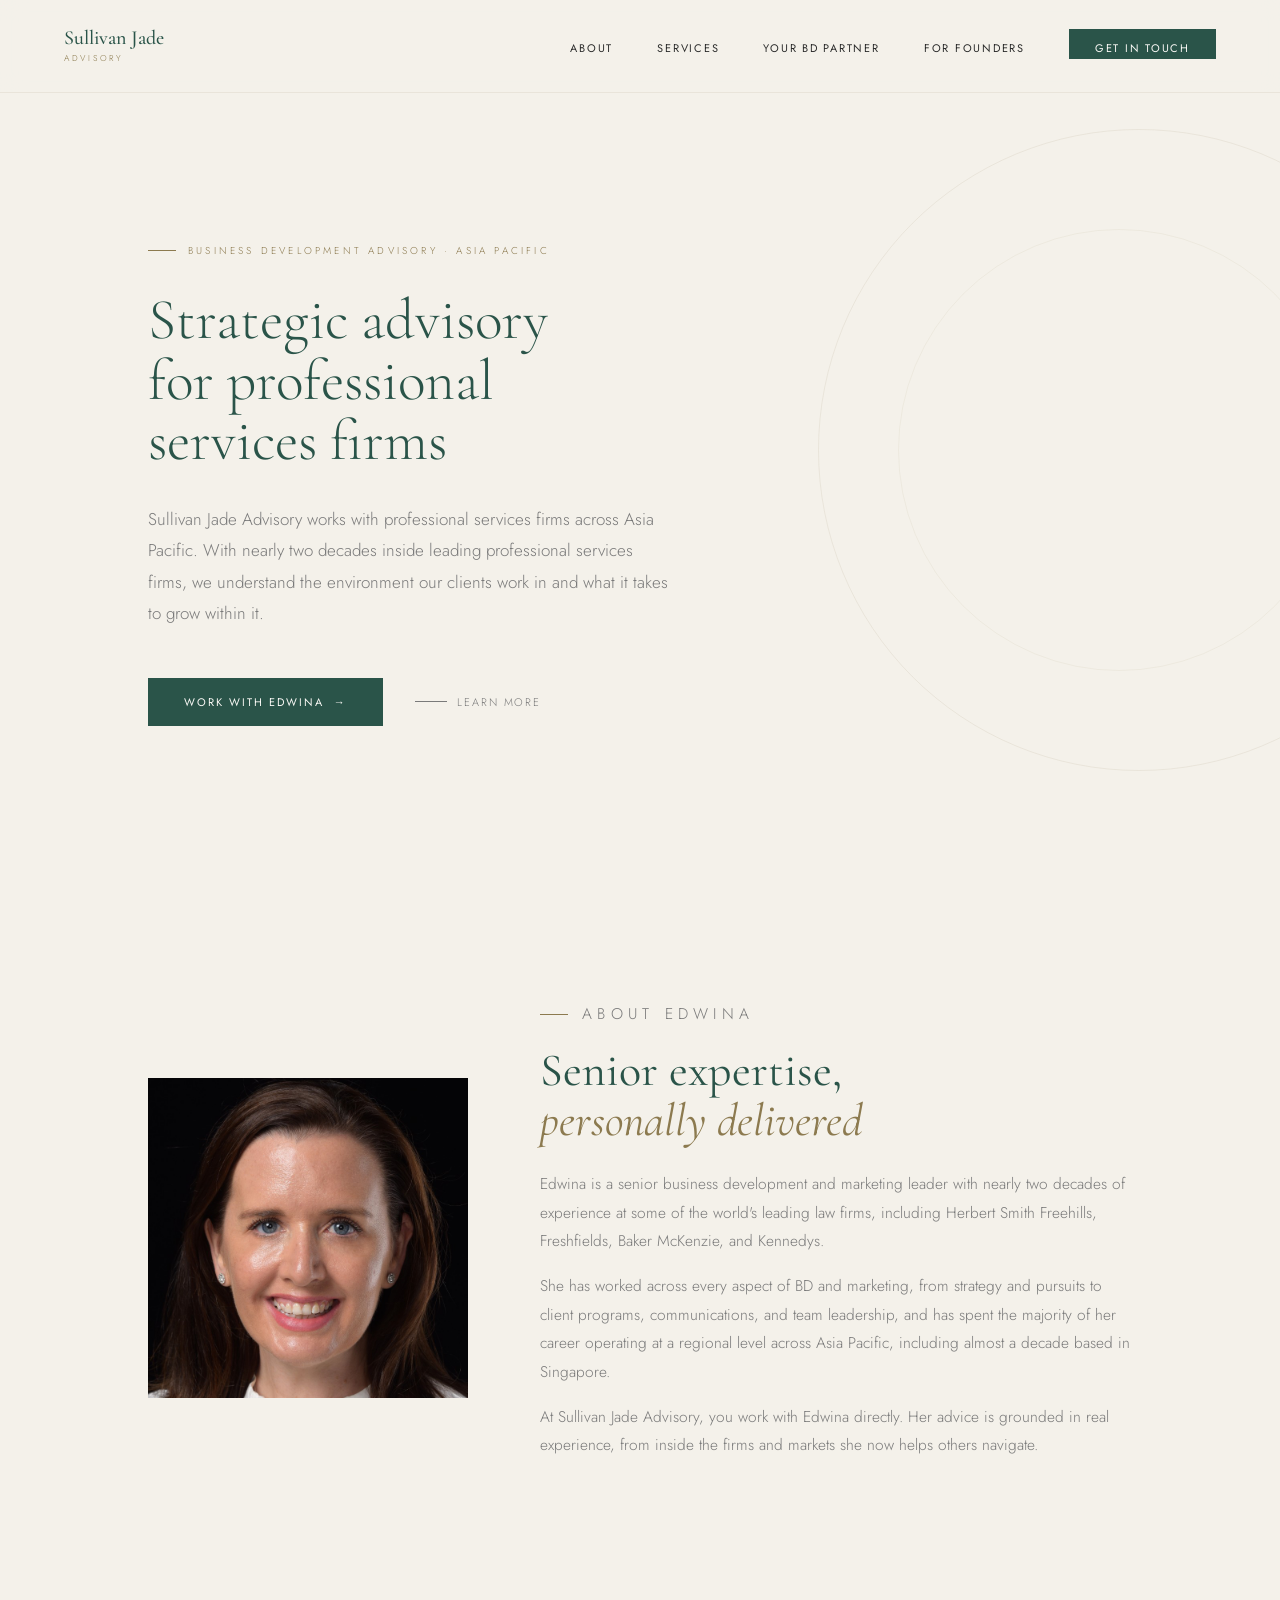
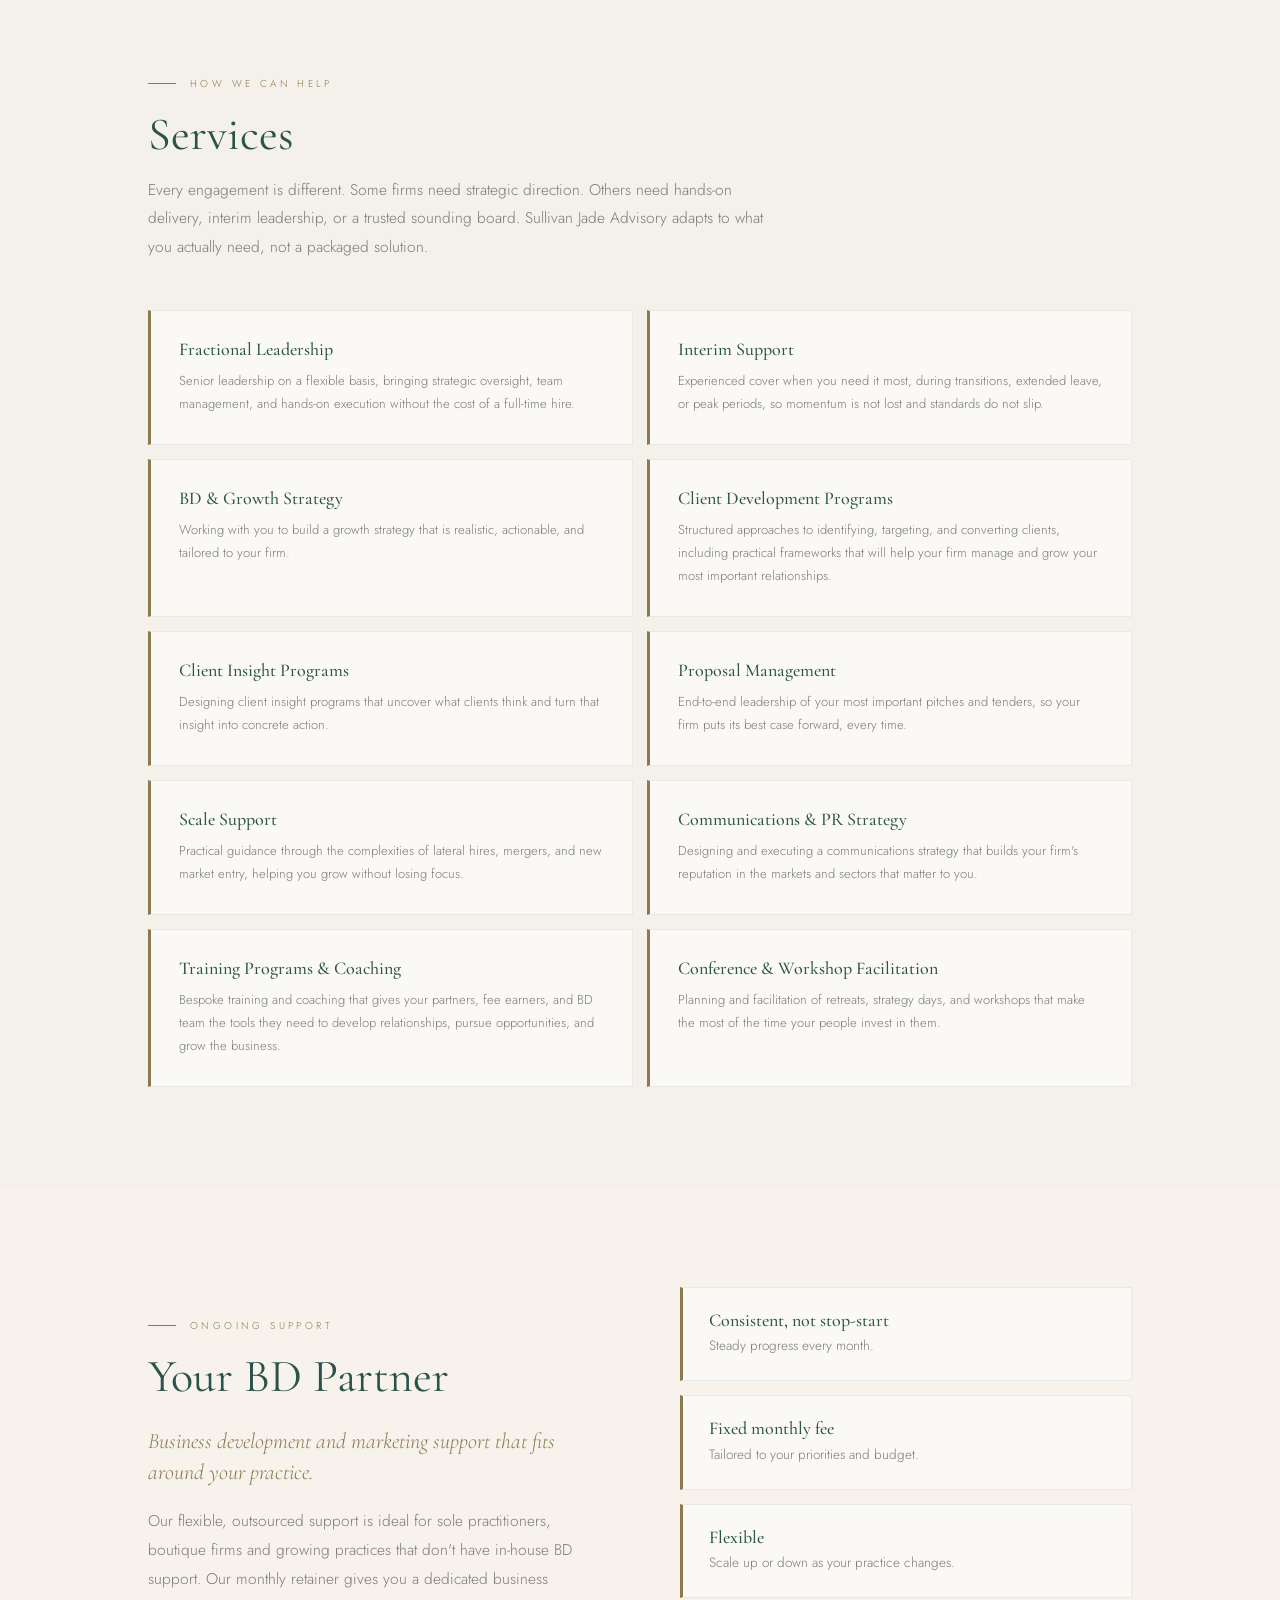
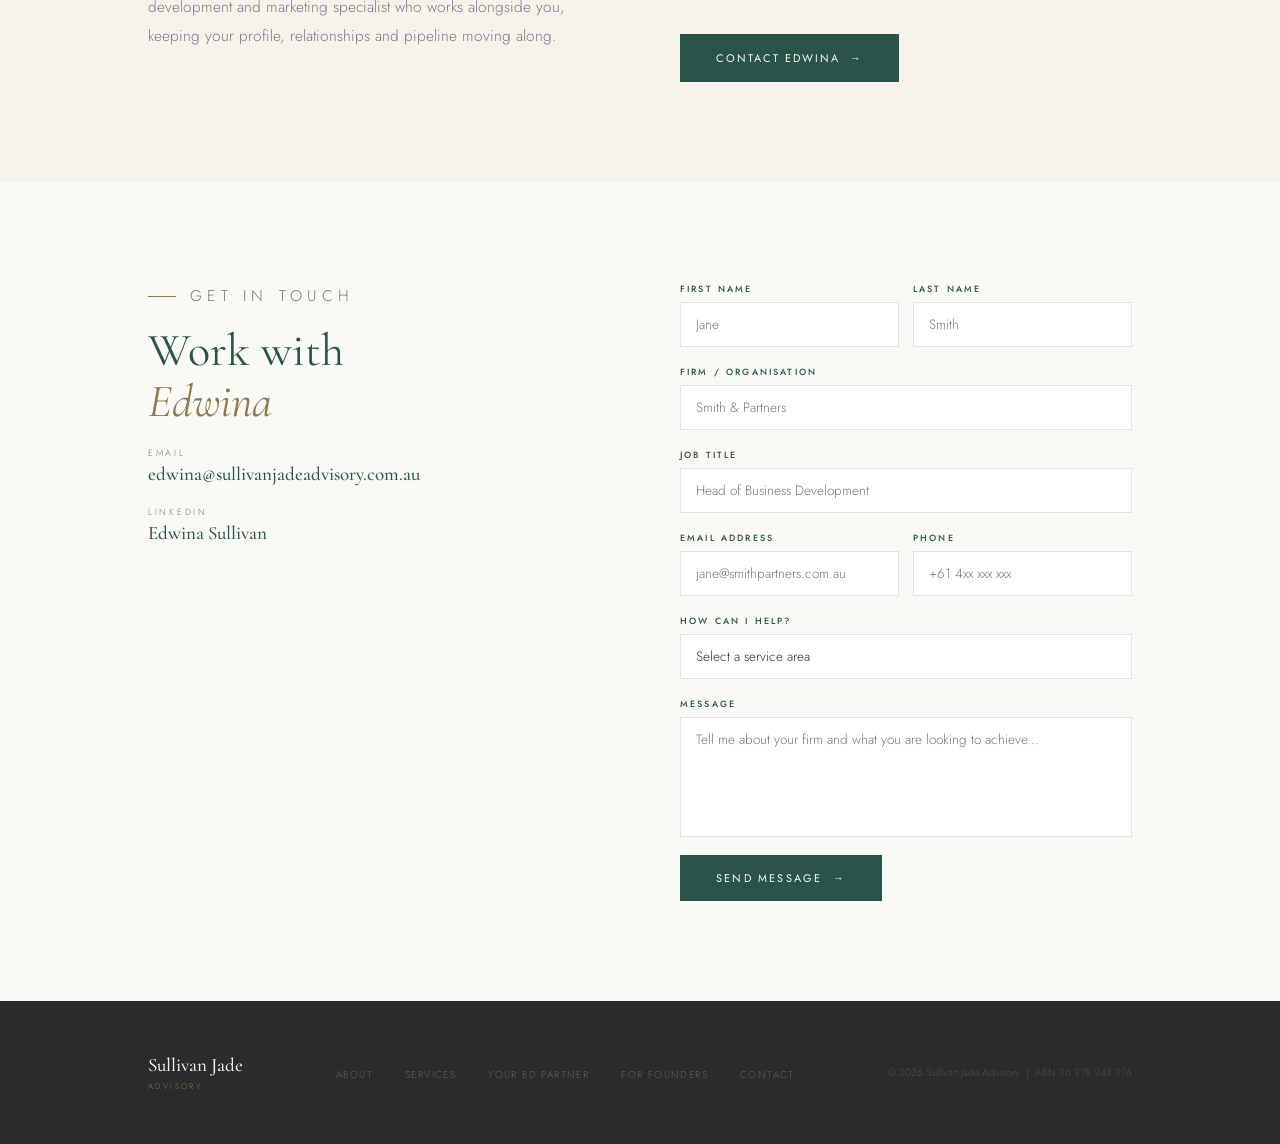
<file: index.html>
<!DOCTYPE html>
<html lang="en">
<head>
<meta charset="UTF-8">
<meta name="viewport" content="width=device-width, initial-scale=1.0">
<title>Sullivan Jade Advisory</title>
<!-- Open Graph / Social sharing -->
<meta property="og:type" content="website">
<meta property="og:url" content="https://sullivanjadeadvisory.com.au/">
<meta property="og:title" content="Sullivan Jade Advisory — Strategic Advisory for Professional Services Firms">
<meta property="og:description" content="Edwina Sullivan brings nearly two decades of senior BD and marketing experience at leading law firms across Asia Pacific. Strategic advisory, personally delivered.">
<meta property="og:image" content="https://sullivanjadeadvisory.com.au/og-image.png">
<meta property="og:image:width" content="1200">
<meta property="og:image:height" content="630">
<meta name="twitter:card" content="summary_large_image">
<meta name="twitter:title" content="Sullivan Jade Advisory">
<meta name="twitter:description" content="Strategic advisory for professional services firms across Asia Pacific.">
<meta name="description" content="Edwina Sullivan brings nearly two decades of senior BD and marketing experience at leading law firms across Asia Pacific. Strategic advisory, personally delivered.">
<link rel="icon" type="image/png" sizes="32x32" href="[data-uri]">
<!-- Open Graph / Social sharing -->
<meta property="og:type" content="website">
<meta property="og:url" content="https://sullivanjadeadvisory.com.au/">
<meta property="og:title" content="Sullivan Jade Advisory — Strategic Advisory for Professional Services Firms">
<meta property="og:description" content="Edwina Sullivan brings nearly two decades of senior BD and marketing experience at leading law firms across Asia Pacific. Strategic advisory, personally delivered.">
<meta property="og:image" content="https://sullivanjadeadvisory.com.au/og-image.png">
<meta property="og:image:width" content="1200">
<meta property="og:image:height" content="630">
<meta name="twitter:card" content="summary_large_image">
<meta name="twitter:title" content="Sullivan Jade Advisory">
<meta name="twitter:description" content="Strategic advisory for professional services firms across Asia Pacific.">
<meta name="description" content="Edwina Sullivan brings nearly two decades of senior BD and marketing experience at leading law firms across Asia Pacific. Strategic advisory, personally delivered.">
<link rel="icon" type="image/png" sizes="16x16" href="[data-uri]">
<link rel="apple-touch-icon" sizes="180x180" href="[data-uri]">
<link rel="preconnect" href="https://fonts.googleapis.com">
<link rel="preconnect" href="https://fonts.gstatic.com" crossorigin>
<link href="https://fonts.googleapis.com/css2?family=Cormorant+Garamond:ital,wght@0,300;0,400;0,500;0,600;1,300;1,400;1,500&family=Jost:wght@300;400;500&display=swap" rel="stylesheet">
<link rel="stylesheet" href="styles.css?v=3">
</head>
<body>

<nav id="nav">
  <a href="#hero" class="nav-wordmark">
    <span class="nav-wordmark-main">Sullivan Jade</span>
    <span class="nav-wordmark-sub">Advisory</span>
  </a>
  <ul class="nav-links">
    <li><a href="#about">About</a></li>
    <li><a href="#services">Services</a></li>
    <li><a href="#bd-partner">Your BD Partner</a></li>
    <li><a href="founders.html">For Founders</a></li>
    <li><a href="#contact" class="nav-cta">Get in touch</a></li>
  </ul>
</nav>

<!-- HERO -->
<section id="hero">
  <div class="hero-inner">
    <div class="hero-content">
      <p class="hero-tag">Business Development Advisory · Asia Pacific</p>
      <h1 class="hero-h1">Strategic advisory<br>for professional<br>services firms</h1>
      <p class="hero-body">Sullivan Jade Advisory works with professional services firms across Asia Pacific. With nearly two decades inside leading professional services firms, we understand the environment our clients work in and what it takes to grow within it.</p>
      <div class="hero-actions">
        <a href="#contact" class="btn-primary">Work with Edwina &nbsp;→</a>
        <a href="#about" class="hero-link">Learn more</a>
      </div>
    </div>
  </div>
</section>



<!-- ABOUT -->
<section id="about">
  <div class="section-inner">
    <div class="about-grid">
      <div class="about-img-wrap">
        <img src="edwina.jpg" alt="Edwina Sullivan">
      </div>
      <div class="about-text">
        <p class="eyebrow">About Edwina</p>
        <h2 class="heading">Senior expertise,<br><em>personally delivered</em></h2>
        <p>Edwina is a senior business development and marketing leader with nearly two decades of experience at some of the world's leading law firms, including Herbert Smith Freehills, Freshfields, Baker McKenzie, and Kennedys.</p>
        <p>She has worked across every aspect of BD and marketing, from strategy and pursuits to client programs, communications, and team leadership, and has spent the majority of her career operating at a regional level across Asia Pacific, including almost a decade based in Singapore.</p>
        <p>At Sullivan Jade Advisory, you work with Edwina directly. Her advice is grounded in real experience, from inside the firms and markets she now helps others navigate.</p>
      </div>
    </div>
  </div>
</section>

<!-- SERVICES -->
<section id="services">
  <div class="section-inner">
    <div style="margin-bottom:48px;">
      <p class="eyebrow">How we can help</p>
      <h2 class="heading" style="margin-bottom:16px;">Services</h2>
      <p style="font-size:15.5px; line-height:1.85; color:var(--grey); font-weight:300; max-width:640px;">Every engagement is different. Some firms need strategic direction. Others need hands-on delivery, interim leadership, or a trusted sounding board. Sullivan Jade Advisory adapts to what you actually need, not a packaged solution.</p>
    </div>
    <div class="svc-categories">
      <div class="svc-grid-2">
        <div class="svc"><h3 class="svc-title">Fractional Leadership</h3><p class="svc-body">Senior leadership on a flexible basis, bringing strategic oversight, team management, and hands-on execution without the cost of a full-time hire.</p></div>
        <div class="svc"><h3 class="svc-title">Interim Support</h3><p class="svc-body">Experienced cover when you need it most, during transitions, extended leave, or peak periods, so momentum is not lost and standards do not slip.</p></div>
        <div class="svc"><h3 class="svc-title">BD &amp; Growth Strategy</h3><p class="svc-body">Working with you to build a growth strategy that is realistic, actionable, and tailored to your firm.</p></div>
        <div class="svc"><h3 class="svc-title">Client Development Programs</h3><p class="svc-body">Structured approaches to identifying, targeting, and converting clients, including practical frameworks that will help your firm manage and grow your most important relationships.</p></div>
        <div class="svc"><h3 class="svc-title">Client Insight Programs</h3><p class="svc-body">Designing client insight programs that uncover what clients think and turn that insight into concrete action.</p></div>
        <div class="svc"><h3 class="svc-title">Proposal Management</h3><p class="svc-body">End-to-end leadership of your most important pitches and tenders, so your firm puts its best case forward, every time.</p></div>
        <div class="svc"><h3 class="svc-title">Scale Support</h3><p class="svc-body">Practical guidance through the complexities of lateral hires, mergers, and new market entry, helping you grow without losing focus.</p></div>
        <div class="svc"><h3 class="svc-title">Communications &amp; PR Strategy</h3><p class="svc-body">Designing and executing a communications strategy that builds your firm's reputation in the markets and sectors that matter to you.</p></div>
        <div class="svc"><h3 class="svc-title">Training Programs &amp; Coaching</h3><p class="svc-body">Bespoke training and coaching that gives your partners, fee earners, and BD team the tools they need to develop relationships, pursue opportunities, and grow the business.</p></div>
        <div class="svc"><h3 class="svc-title">Conference &amp; Workshop Facilitation</h3><p class="svc-body">Planning and facilitation of retreats, strategy days, and workshops that make the most of the time your people invest in them.</p></div>
      </div>
    </div>
  </div>
</section>

<!-- BD PARTNER -->
<section id="bd-partner">
  <div class="section-inner">
    <div class="bdp-grid">
      <div class="bdp-intro">
        <p class="eyebrow">Ongoing support</p>
        <h2 class="heading">Your BD Partner</h2>
        <p class="bdp-lead">Business development and marketing support that fits around your practice.</p>
        <p class="bdp-body">Our flexible, outsourced support is ideal for sole practitioners, boutique firms and growing practices that don't have in-house BD support. Our monthly retainer gives you a dedicated business development and marketing specialist who works alongside you, keeping your profile, relationships and pipeline moving along.</p>
      </div>
      <div>
        <ul class="bdp-points">
          <li class="bdp-point"><h3 class="bdp-point-title">Consistent, not stop-start</h3><p class="bdp-point-body">Steady progress every month.</p></li>
          <li class="bdp-point"><h3 class="bdp-point-title">Fixed monthly fee</h3><p class="bdp-point-body">Tailored to your priorities and budget.</p></li>
          <li class="bdp-point"><h3 class="bdp-point-title">Flexible</h3><p class="bdp-point-body">Scale up or down as your practice changes.</p></li>
        </ul>
        <a href="mailto:edwina@sullivanjadeadvisory.com.au?subject=Your%20BD%20Partner%20enquiry" class="btn-primary">Contact Edwina &nbsp;→</a>
      </div>
    </div>
  </div>
</section>

<!-- CONTACT -->
<section id="contact">
  <div class="section-inner">
    <div class="contact-grid">
      <div class="contact-left">
        <p class="eyebrow">Get in touch</p>
        <h2 class="heading">Work with<br><em>Edwina</em></h2>
        <div class="cdetails">
          <div><div class="cd-l">Email</div><a id="cemail" href="mailto:edwina@sullivanjadeadvisory.com.au" class="cd-v">edwina&#64;sullivanjadeadvisory.com.au</a></div>
          <div><div class="cd-l">LinkedIn</div><a href="https://www.linkedin.com/in/edwinasullivan81/" class="cd-v" target="_blank">Edwina Sullivan</a></div>
        </div>
      </div>
      <form class="cform" method="POST" action="https://api.web3forms.com/submit">
        <input type="hidden" name="access_key" value="752c7a93-6707-4d72-8a38-ab73c1aa5e71">
        <input type="hidden" name="subject" value="New enquiry — Sullivan Jade Advisory">
        <input type="hidden" name="redirect" value="https://sullivanjadeadvisory.com.au">
        <input type="checkbox" name="botcheck" style="display:none">
        <div class="form-row">
          <div class="fg"><label for="first-name">First name</label><input id="first-name" name="first-name" type="text" placeholder="Jane" required></div>
          <div class="fg"><label for="last-name">Last name</label><input id="last-name" name="last-name" type="text" placeholder="Smith" required></div>
        </div>
        <div class="fg"><label for="firm">Firm / Organisation</label><input id="firm" name="firm" type="text" placeholder="Smith &amp; Partners"></div>
        <div class="fg"><label for="job-title">Job Title</label><input id="job-title" name="job-title" type="text" placeholder="Head of Business Development"></div>
        <div class="form-row">
          <div class="fg"><label for="email">Email address</label><input id="email" name="email" type="email" placeholder="jane@smithpartners.com.au" required></div>
          <div class="fg"><label for="phone">Phone</label><input id="phone" name="phone" type="tel" placeholder="+61 4xx xxx xxx"></div>
        </div>
        <div class="fg">
          <label for="service">How can I help?</label>
          <select id="service" name="service">
            <option value="" disabled selected>Select a service area</option>
            <option>Fractional BD Leadership</option>
            <option>Interim Support</option>
            <option>BD &amp; Growth Strategy</option>
            <option>Proposal Management</option>
            <option>Client Feedback Programs</option>
            <option>Marketing &amp; Communications</option>
            <option>Events</option>
            <option>Training &amp; Development</option>
            <option>General enquiry</option>
          </select>
        </div>
        <div class="fg"><label for="message">Message</label><textarea id="message" name="message" placeholder="Tell me about your firm and what you are looking to achieve..."></textarea></div>
        <button type="submit" class="btn-submit">Send message &nbsp;→</button>
      </form>
    </div>
  </div>
</section>

<footer>
  <div class="footer-inner">
    <div>
      <div class="footer-brand-main">Sullivan Jade</div>
      <div class="footer-brand-sub">Advisory</div>
    </div>
    <ul class="footer-links">
      <li><a href="#about">About</a></li>
      <li><a href="#services">Services</a></li>
      <li><a href="#bd-partner">Your BD Partner</a></li>
      <li><a href="founders.html">For Founders</a></li>
      <li><a href="#contact">Contact</a></li>
    </ul>
    <p class="footer-copy">© 2026 Sullivan Jade Advisory &nbsp;|&nbsp; ABN 96 978 948 976</p>
  </div>
</footer>

<script>
  var nav = document.getElementById('nav');
  window.addEventListener('scroll', function () {
    nav.classList.toggle('scrolled', window.scrollY > 40);
  });
</script>

</body>
</html>
</file>
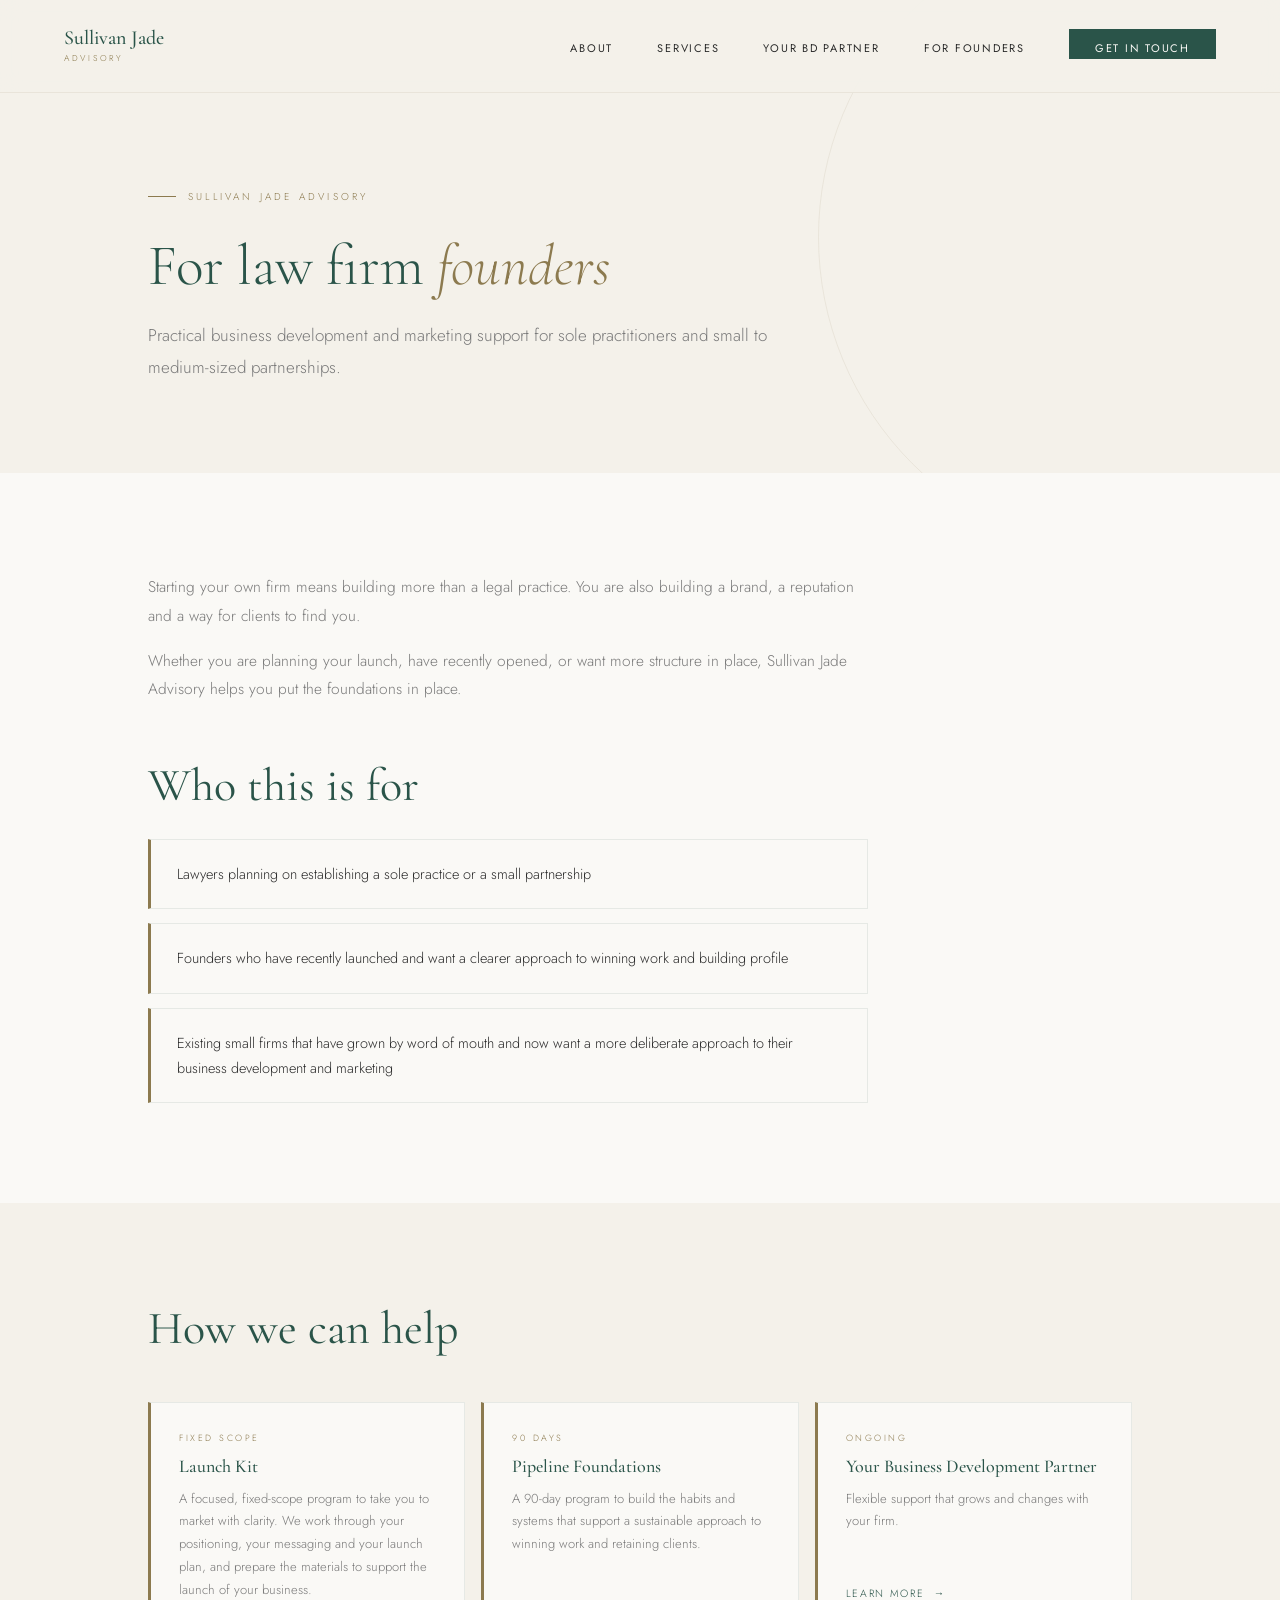
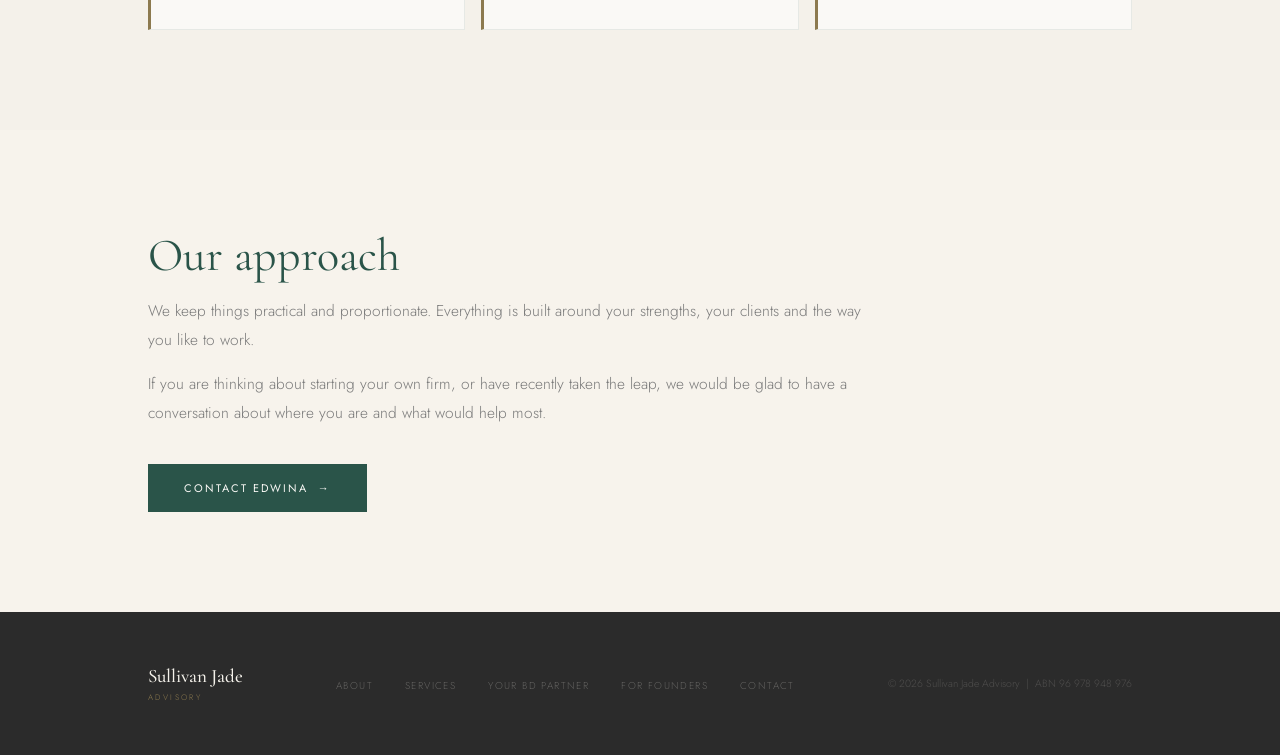
<file: founders.html>
<!DOCTYPE html>
<html lang="en">
<head>
<meta charset="UTF-8">
<meta name="viewport" content="width=device-width, initial-scale=1.0">
<title>For Law Firm Founders | Sullivan Jade Advisory</title>
<!-- Open Graph / Social sharing -->
<meta property="og:type" content="website">
<meta property="og:url" content="https://sullivanjadeadvisory.com.au/founders.html">
<meta property="og:title" content="For Law Firm Founders — Sullivan Jade Advisory">
<meta property="og:description" content="Practical business development and marketing support for law firm founders, sole practitioners and small to medium-sized partnerships.">
<meta property="og:image" content="https://sullivanjadeadvisory.com.au/og-image.png">
<meta property="og:image:width" content="1200">
<meta property="og:image:height" content="630">
<meta name="twitter:card" content="summary_large_image">
<meta name="twitter:title" content="For Law Firm Founders | Sullivan Jade Advisory">
<meta name="twitter:description" content="Practical business development and marketing support for law firm founders, sole practitioners and small to medium-sized partnerships.">
<meta name="description" content="Practical business development and marketing support for law firm founders, sole practitioners and small to medium-sized partnerships.">
<link rel="icon" type="image/png" sizes="32x32" href="[data-uri]">
<!-- Open Graph / Social sharing -->
<meta property="og:type" content="website">
<meta property="og:url" content="https://sullivanjadeadvisory.com.au/founders.html">
<meta property="og:title" content="For Law Firm Founders — Sullivan Jade Advisory">
<meta property="og:description" content="Practical business development and marketing support for law firm founders, sole practitioners and small to medium-sized partnerships.">
<meta property="og:image" content="https://sullivanjadeadvisory.com.au/og-image.png">
<meta property="og:image:width" content="1200">
<meta property="og:image:height" content="630">
<meta name="twitter:card" content="summary_large_image">
<meta name="twitter:title" content="For Law Firm Founders | Sullivan Jade Advisory">
<meta name="twitter:description" content="Practical business development and marketing support for law firm founders, sole practitioners and small to medium-sized partnerships.">
<meta name="description" content="Practical business development and marketing support for law firm founders, sole practitioners and small to medium-sized partnerships.">
<link rel="icon" type="image/png" sizes="16x16" href="[data-uri]">
<link rel="apple-touch-icon" sizes="180x180" href="[data-uri]">
<link rel="preconnect" href="https://fonts.googleapis.com">
<link rel="preconnect" href="https://fonts.gstatic.com" crossorigin>
<link href="https://fonts.googleapis.com/css2?family=Cormorant+Garamond:ital,wght@0,300;0,400;0,500;0,600;1,300;1,400;1,500&family=Jost:wght@300;400;500&display=swap" rel="stylesheet">
<link rel="stylesheet" href="styles.css?v=3">
</head>
<body>

<nav id="nav">
  <a href="index.html" class="nav-wordmark">
    <span class="nav-wordmark-main">Sullivan Jade</span>
    <span class="nav-wordmark-sub">Advisory</span>
  </a>
  <ul class="nav-links">
    <li><a href="index.html#about">About</a></li>
    <li><a href="index.html#services">Services</a></li>
    <li><a href="index.html#bd-partner">Your BD Partner</a></li>
    <li><a href="founders.html">For Founders</a></li>
    <li><a href="index.html#contact" class="nav-cta">Get in touch</a></li>
  </ul>
</nav>

<!-- PAGE HERO -->
<section class="page-hero">
  <div class="section-inner">
    <p class="hero-tag">Sullivan Jade Advisory</p>
    <h1 class="hero-h1">For law firm <em>founders</em></h1>
    <p class="hero-body">Practical business development and marketing support for sole practitioners and small to medium-sized partnerships.</p>
  </div>
</section>

<!-- INTRO + WHO -->
<section class="fnd-section">
  <div class="section-inner">
    <div class="fnd-intro">
      <div class="fnd-text">
        <p>Starting your own firm means building more than a legal practice. You are also building a brand, a reputation and a way for clients to find you.</p>
        <p>Whether you are planning your launch, have recently opened, or want more structure in place, Sullivan Jade Advisory helps you put the foundations in place.</p>
      </div>
      <div>
        <h2 class="heading">Who this is for</h2>
        <ul class="fnd-who">
          <li>Lawyers planning on establishing a sole practice or a small partnership</li>
          <li>Founders who have recently launched and want a clearer approach to winning work and building profile</li>
          <li>Existing small firms that have grown by word of mouth and now want a more deliberate approach to their business development and marketing</li>
        </ul>
      </div>
    </div>
  </div>
</section>

<!-- HOW WE CAN HELP -->
<section class="fnd-section alt">
  <div class="section-inner">
    <h2 class="heading">How we can help</h2>
    <div class="fnd-offers">
      <div class="svc"><p class="svc-tag">Fixed scope</p><h3 class="svc-title">Launch Kit</h3><p class="svc-body">A focused, fixed-scope program to take you to market with clarity. We work through your positioning, your messaging and your launch plan, and prepare the materials to support the launch of your business.</p></div>
      <div class="svc"><p class="svc-tag">90 days</p><h3 class="svc-title">Pipeline Foundations</h3><p class="svc-body">A 90-day program to build the habits and systems that support a sustainable approach to winning work and retaining clients.</p></div>
      <div class="svc"><p class="svc-tag">Ongoing</p><h3 class="svc-title">Your Business Development Partner</h3><p class="svc-body">Flexible support that grows and changes with your firm.</p><a href="index.html#bd-partner" class="svc-more">Learn more &nbsp;→</a></div>
    </div>
  </div>
</section>

<!-- APPROACH + CTA -->
<section class="fnd-section tint">
  <div class="section-inner">
    <div class="fnd-cta">
      <h2 class="heading">Our approach</h2>
      <p>We keep things practical and proportionate. Everything is built around your strengths, your clients and the way you like to work.</p>
      <p>If you are thinking about starting your own firm, or have recently taken the leap, we would be glad to have a conversation about where you are and what would help most.</p>
      <a href="mailto:edwina@sullivanjadeadvisory.com.au?subject=Law%20firm%20founders%20enquiry" class="btn-primary">Contact Edwina &nbsp;→</a>
    </div>
  </div>
</section>

<footer>
  <div class="footer-inner">
    <div>
      <div class="footer-brand-main">Sullivan Jade</div>
      <div class="footer-brand-sub">Advisory</div>
    </div>
    <ul class="footer-links">
      <li><a href="index.html#about">About</a></li>
      <li><a href="index.html#services">Services</a></li>
      <li><a href="index.html#bd-partner">Your BD Partner</a></li>
      <li><a href="founders.html">For Founders</a></li>
      <li><a href="index.html#contact">Contact</a></li>
    </ul>
    <p class="footer-copy">© 2026 Sullivan Jade Advisory &nbsp;|&nbsp; ABN 96 978 948 976</p>
  </div>
</footer>

<script>
  var nav = document.getElementById('nav');
  window.addEventListener('scroll', function () {
    nav.classList.toggle('scrolled', window.scrollY > 40);
  });
</script>

</body>
</html>
</file>
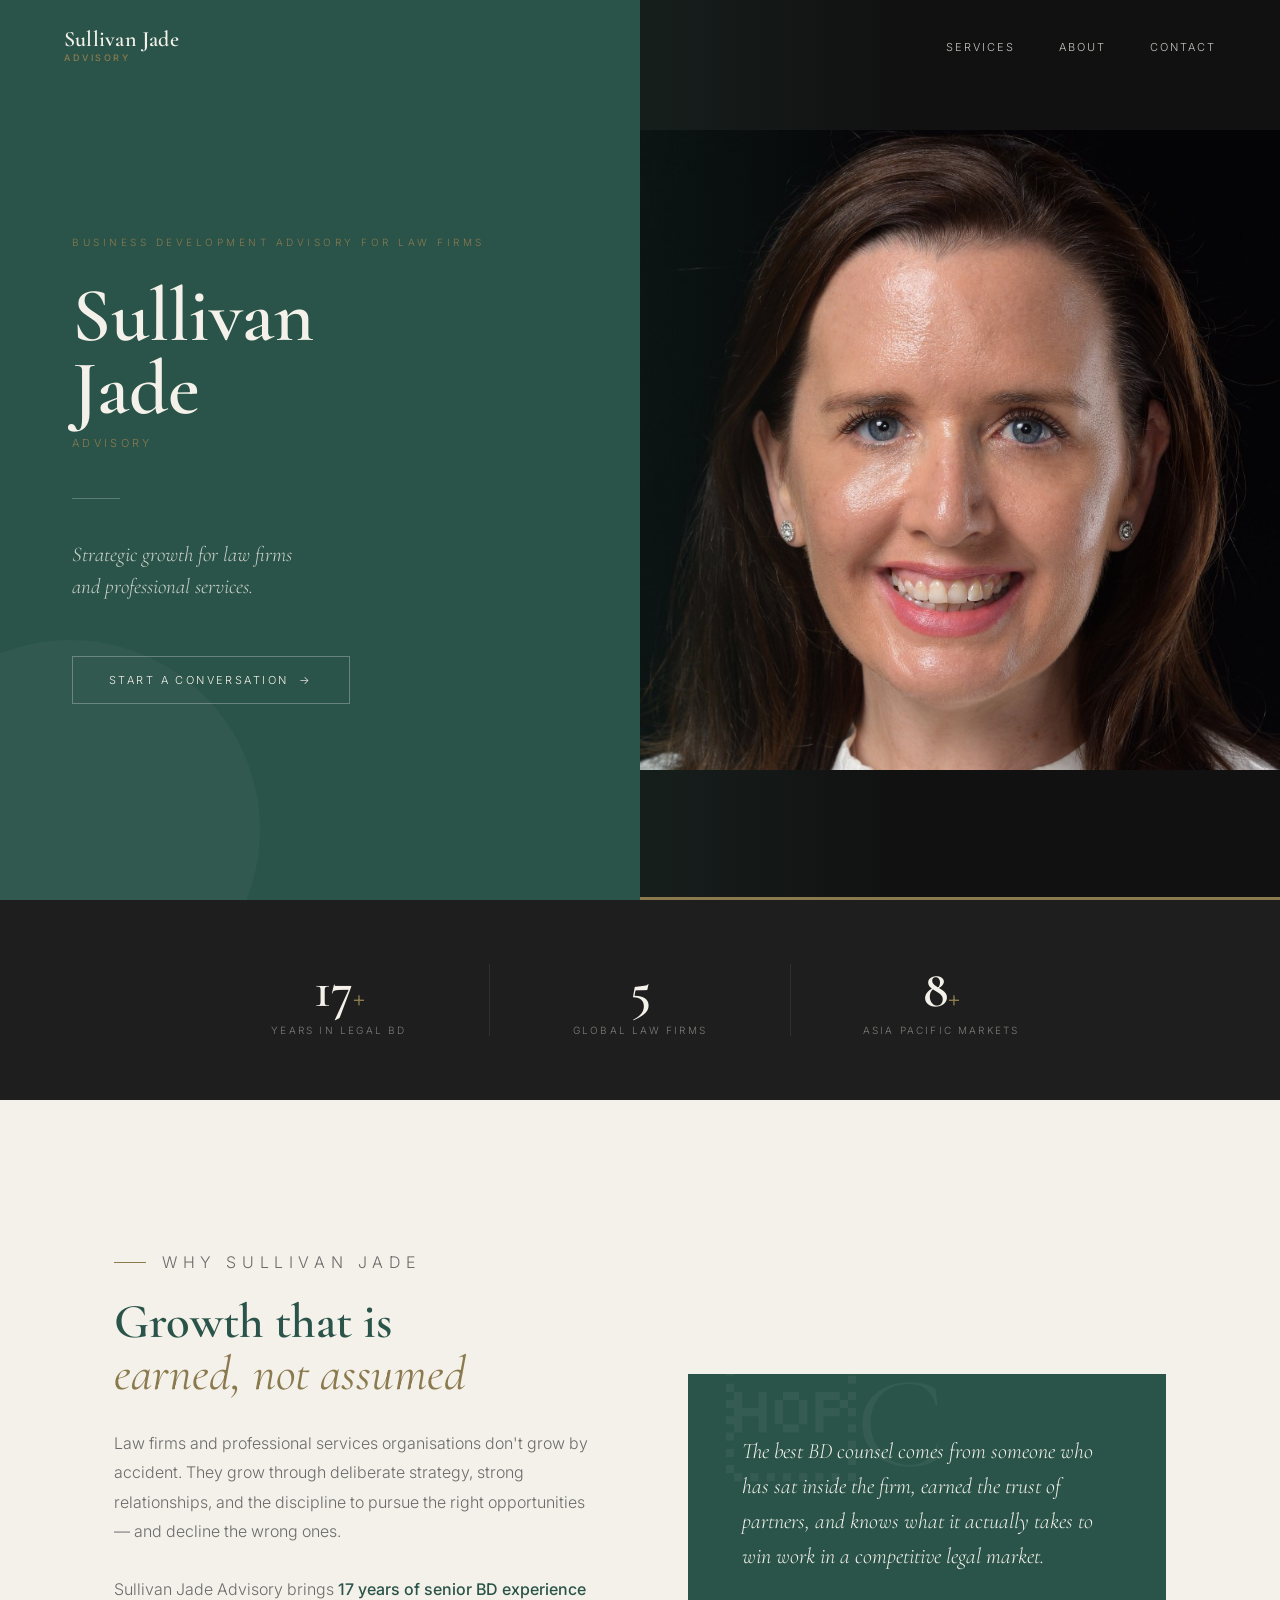
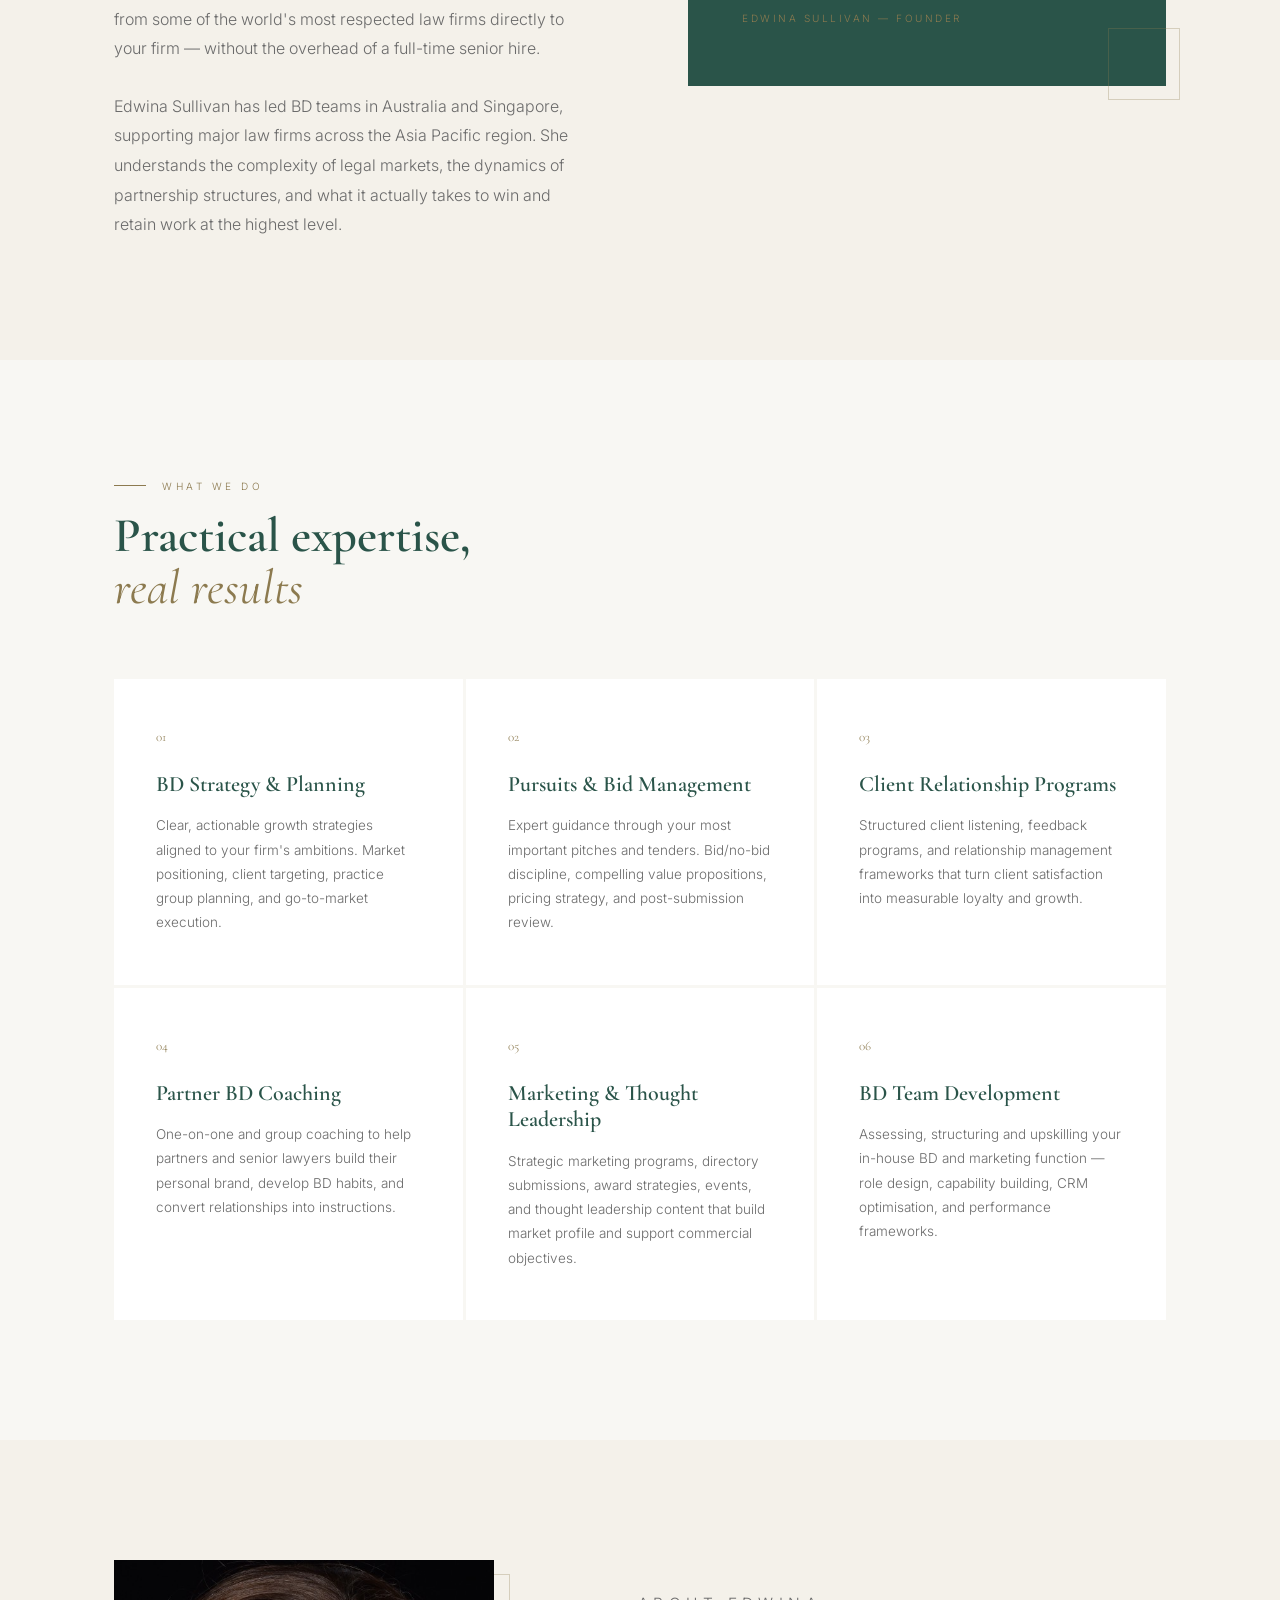
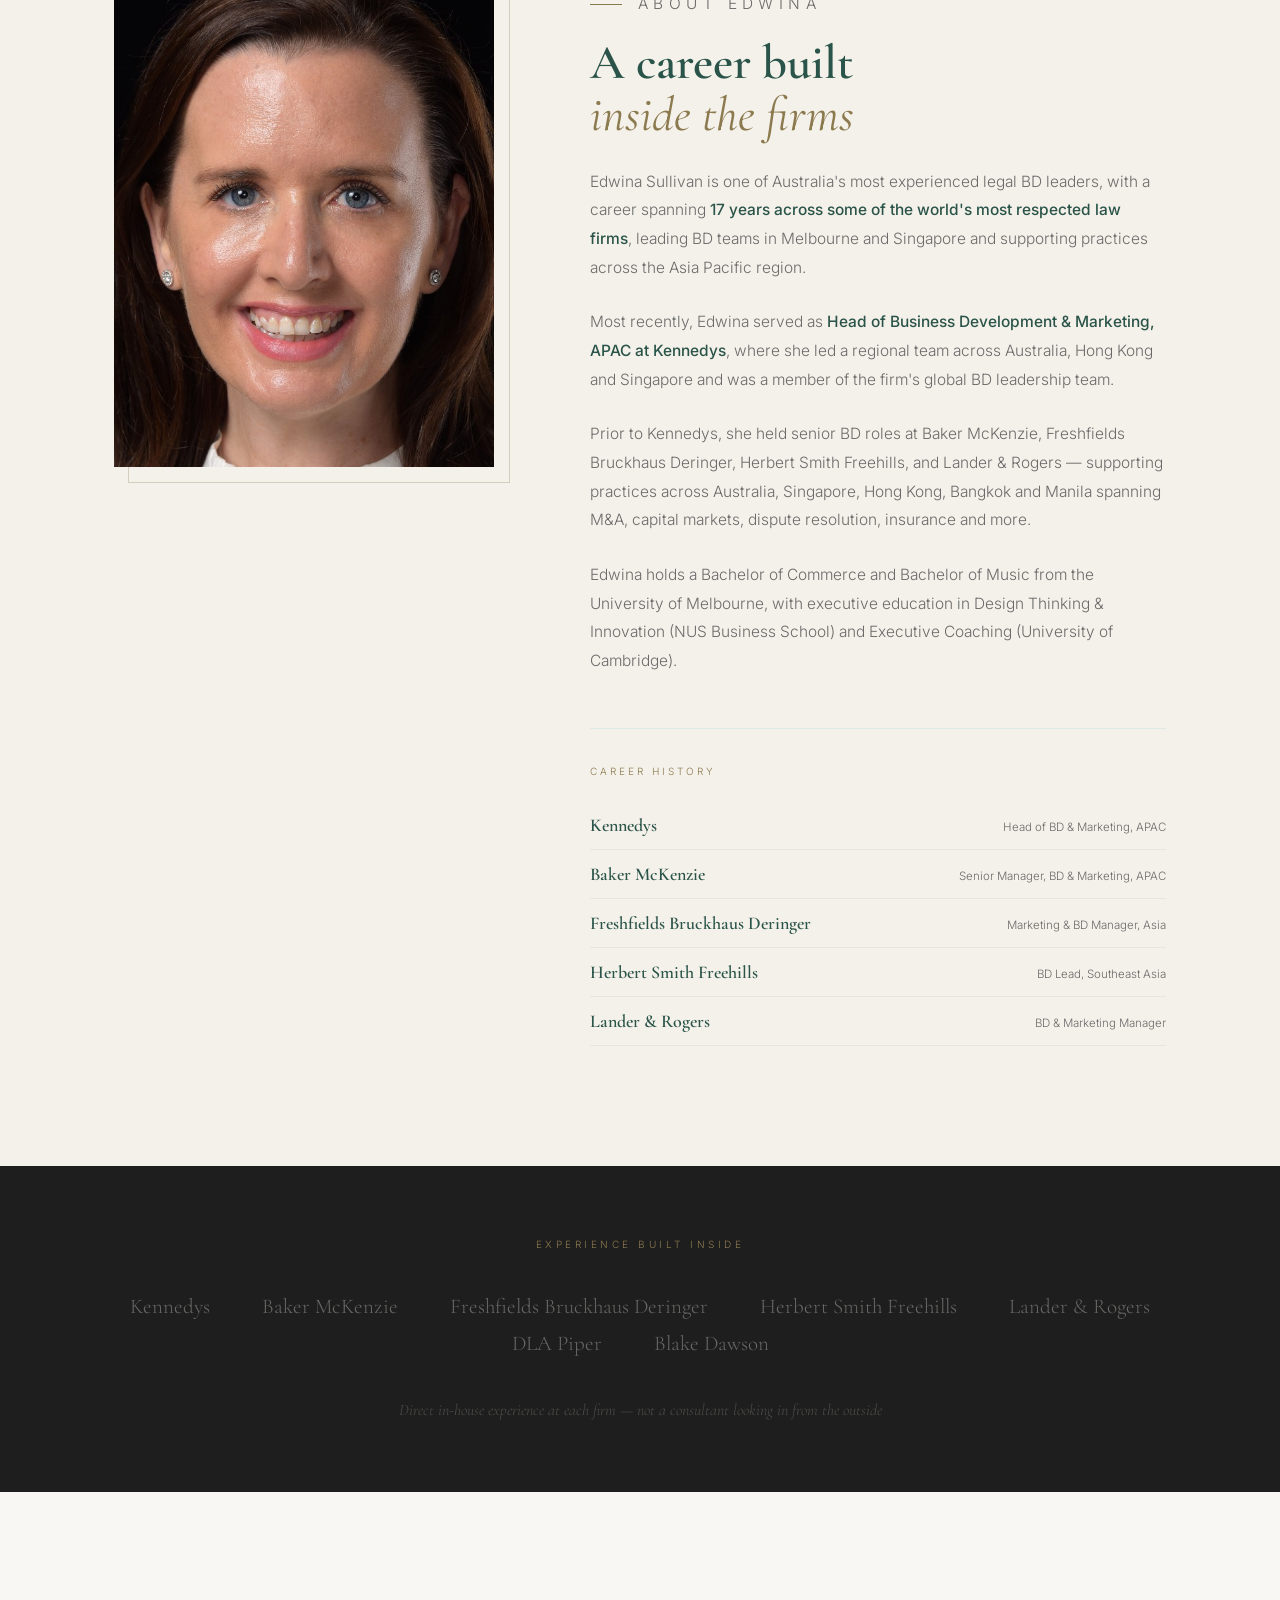
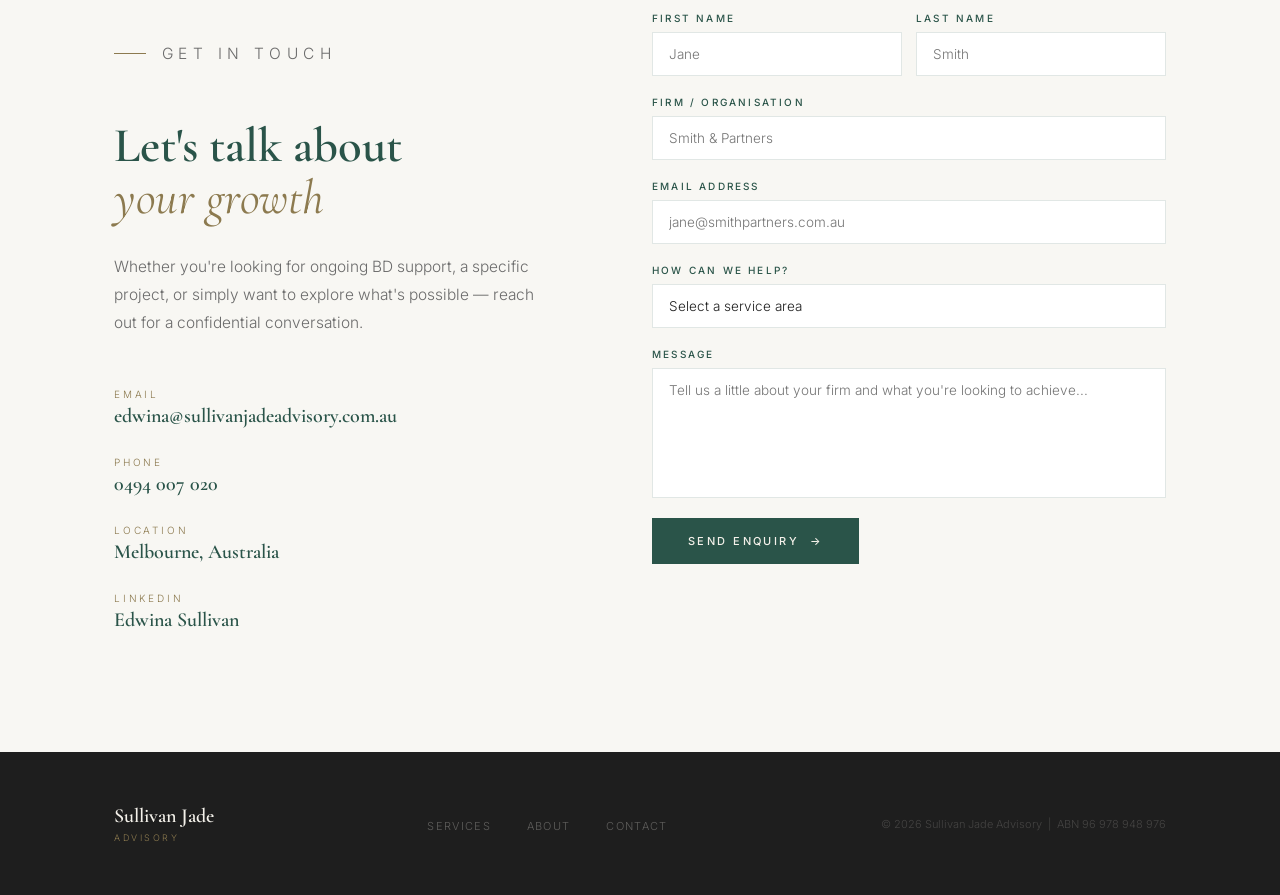
<file: sullivan_jade_advisory.html>
<!DOCTYPE html>
<html lang="en">
<head>
<meta charset="UTF-8">
<meta name="viewport" content="width=device-width, initial-scale=1.0">
<title>Sullivan Jade Advisory</title>
<link rel="preconnect" href="https://fonts.googleapis.com">
<link rel="preconnect" href="https://fonts.gstatic.com" crossorigin>
<link href="https://fonts.googleapis.com/css2?family=Cormorant+Garamond:ital,wght@0,400;0,500;0,600;1,400;1,500&family=Inter:wght@300;400;500&display=swap" rel="stylesheet">
<style>
  :root {
    --jade: #2A5449;
    --jade-pale: #dde9e5;
    --gold: #8C7A4F;
    --cream: #F4F1EA;
    --charcoal: #1e1e1e;
    --grey: #6B6B6B;
    --light: #f8f7f3;
  }
  * { margin:0; padding:0; box-sizing:border-box; }
  html { scroll-behavior:smooth; }
  body { font-family:'Inter',sans-serif; font-weight:300; background:var(--cream); color:var(--charcoal); overflow-x:hidden; }

  /* NAV */
  nav {
    position:fixed; top:0; left:0; right:0; z-index:200;
    padding:28px 64px;
    display:flex; justify-content:space-between; align-items:center;
    transition:all 0.4s ease;
  }
  nav.scrolled {
    background:rgba(244,241,234,0.97);
    backdrop-filter:blur(10px);
    padding:18px 64px;
    box-shadow:0 1px 0 rgba(42,84,73,0.1);
  }
  .nav-logo { text-decoration:none; display:flex; flex-direction:column; line-height:1; }
  .nav-logo-main {
    font-family:'Cormorant Garamond',serif; font-weight:600; font-size:22px;
    color:var(--cream); letter-spacing:0.01em; transition:color 0.4s;
  }
  nav.scrolled .nav-logo-main { color:var(--jade); }
  .nav-logo-sub {
    font-family:'Inter',sans-serif; font-weight:500;
    font-size:9px; letter-spacing:0.28em; text-transform:uppercase;
    color:var(--gold); margin-top:3px;
  }
  .nav-links { display:flex; gap:44px; list-style:none; }
  .nav-links a {
    font-size:11px; letter-spacing:0.18em; text-transform:uppercase;
    text-decoration:none; transition:color 0.3s;
    position:relative; padding-bottom:4px;
    color:rgba(244,241,234,0.8);
  }
  nav.scrolled .nav-links a { color:var(--jade); }
  .nav-links a::after {
    content:''; position:absolute; bottom:0; left:0;
    width:0; height:1px; background:var(--gold); transition:width 0.3s;
  }
  .nav-links a:hover { color:var(--gold) !important; }
  .nav-links a:hover::after { width:100%; }

  /* HERO */
  #hero {
    display:flex;
    flex-direction:row;
    min-height:100vh;
  }
  .hero-left {
    flex:0 0 50%;
    background:var(--jade);
    display:flex; flex-direction:column; justify-content:center;
    padding:140px 72px 100px;
    position:relative; overflow:hidden;
  }
  .hero-left::before {
    content:''; position:absolute; bottom:-120px; left:-120px;
    width:380px; height:380px; border-radius:50%;
    background:rgba(255,255,255,0.03); pointer-events:none;
  }
  .hero-right {
    flex:0 0 50%;
    position:relative; overflow:hidden; background:#111;
  }
  .hero-right img {
    position:absolute; inset:0;
    width:100%; height:100%;
    object-fit:contain;
    object-position:center center;
    display:block;
  }
  .hero-right::before {
    content:''; position:absolute; inset:0; z-index:1;
    background:linear-gradient(to right, rgba(42,84,73,0.2) 0%, transparent 40%);
    pointer-events:none;
  }
  .hero-right::after {
    content:''; position:absolute; bottom:0; left:0; right:0;
    height:3px; background:var(--gold); z-index:2;
  }

  .hero-eyebrow {
    font-size:10px; letter-spacing:0.35em; text-transform:uppercase;
    color:var(--gold); margin-bottom:32px;
    opacity:0; animation:fadeUp 0.7s 0.2s ease forwards;
  }
  .hero-title {
    font-family:'Cormorant Garamond',serif; font-weight:600;
    font-size:clamp(56px,6vw,88px); color:var(--cream); line-height:0.95;
    opacity:0; animation:fadeUp 0.7s 0.4s ease forwards;
  }
  .hero-advisory {
    font-size:11px; letter-spacing:0.3em; text-transform:uppercase;
    color:var(--gold); margin-top:10px; margin-bottom:48px;
    opacity:0; animation:fadeUp 0.7s 0.55s ease forwards;
  }
  .hero-rule {
    width:48px; height:1px; background:rgba(244,241,234,0.25);
    margin-bottom:40px;
    opacity:0; animation:fadeUp 0.7s 0.65s ease forwards;
  }
  .hero-tagline {
    font-family:'Cormorant Garamond',serif; font-style:italic; font-size:21px;
    color:rgba(244,241,234,0.8); line-height:1.55; margin-bottom:52px;
    opacity:0; animation:fadeUp 0.7s 0.75s ease forwards;
  }
  .hero-cta {
    display:inline-flex; align-items:center; gap:14px;
    font-size:11px; letter-spacing:0.22em; text-transform:uppercase;
    color:var(--cream); text-decoration:none;
    border:1px solid rgba(244,241,234,0.3); padding:16px 36px;
    transition:all 0.35s; width:fit-content;
    opacity:0; animation:fadeUp 0.7s 0.9s ease forwards;
  }
  .hero-cta:hover { background:var(--gold); border-color:var(--gold); gap:20px; }

  /* STATS */
  #stats {
    background:var(--charcoal); padding:64px;
    display:flex; justify-content:center; gap:0;
  }
  .stat { flex:1; text-align:center; max-width:300px; }
  .stat-div { width:1px; background:rgba(255,255,255,0.08); flex-shrink:0; }
  .stat-num {
    font-family:'Cormorant Garamond',serif; font-weight:600; font-size:52px;
    color:var(--cream); line-height:1; margin-bottom:8px;
  }
  .stat-num span { font-size:30px; color:var(--gold); }
  .stat-lbl { font-size:10px; letter-spacing:0.22em; text-transform:uppercase; color:rgba(244,241,234,0.45); }

  /* SHARED */
  .section-inner { max-width:1180px; margin:0 auto; padding:0 64px; }
  .tag {
    display:flex; align-items:center; gap:16px;
    font-size:10px; letter-spacing:0.35em; text-transform:uppercase; color:var(--gold); margin-bottom:18px;
  }
  .tag::before { content:''; width:32px; height:1px; background:var(--gold); flex-shrink:0; }
  .sh { font-family:'Cormorant Garamond',serif; font-weight:600; font-size:clamp(36px,3.8vw,54px); color:var(--jade); line-height:1.08; }
  .sh em { font-style:italic; font-weight:400; color:var(--gold); }

  /* VALUE */
  #value { padding:120px 0; background:var(--cream); }
  .value-grid { display:grid; grid-template-columns:1fr 1fr; gap:96px; align-items:center; }
  .value-text p { font-size:16px; line-height:1.85; color:var(--grey); margin-top:28px; font-weight:300; }
  .value-text strong { color:var(--jade); font-weight:500; }
  .value-quote { background:var(--jade); padding:60px 54px; position:relative; }
  .value-quote::before {
    content:'C'; font-family:'Cormorant Garamond',serif;
    font-size:130px; line-height:1; color:rgba(255,255,255,0.05);
    position:absolute; top:-15px; left:38px;
  }
  .value-quote p {
    font-family:'Cormorant Garamond',serif; font-style:italic; font-size:22px;
    line-height:1.6; color:var(--cream); position:relative; z-index:1; margin-bottom:32px;
  }
  .value-quote cite { font-style:normal; font-size:10px; letter-spacing:0.25em; text-transform:uppercase; color:var(--gold); }
  .value-quote-corner { position:absolute; bottom:-14px; right:-14px; width:72px; height:72px; border:1px solid rgba(140,122,79,0.3); }

  /* SERVICES */
  #services { padding:120px 0; background:var(--light); }
  .svc-head { margin-bottom:64px; }
  .svc-grid { display:grid; grid-template-columns:repeat(3,1fr); gap:3px; }
  .svc { background:white; padding:50px 42px; position:relative; overflow:hidden; transition:background 0.35s; }
  .svc::after { content:''; position:absolute; bottom:0; left:0; right:0; height:2px; background:var(--jade); transform:scaleX(0); transform-origin:left; transition:transform 0.35s; }
  .svc:hover { background:var(--jade); }
  .svc:hover::after { transform:scaleX(1); }
  .svc-n { font-family:'Cormorant Garamond',serif; font-size:13px; color:var(--gold); display:block; margin-bottom:26px; transition:opacity 0.35s; }
  .svc:hover .svc-n { opacity:0.55; }
  .svc-t { font-family:'Cormorant Garamond',serif; font-weight:600; font-size:22px; color:var(--jade); line-height:1.2; margin-bottom:16px; transition:color 0.35s; }
  .svc:hover .svc-t { color:var(--cream); }
  .svc-b { font-size:13.5px; line-height:1.8; color:var(--grey); font-weight:300; transition:color 0.35s; }
  .svc:hover .svc-b { color:rgba(244,241,234,0.72); }

  /* ABOUT */
  #about { padding:120px 0; background:var(--cream); }
  .about-grid { display:grid; grid-template-columns:380px 1fr; gap:96px; align-items:start; }
  .about-img { position:relative; }
  .about-img img { width:100%; display:block; aspect-ratio:3/4; object-fit:cover; object-position:center 20%; }
  .about-img::after { content:''; position:absolute; bottom:-16px; right:-16px; width:100%; height:100%; border:1px solid rgba(140,122,79,0.3); z-index:-1; }
  .about-text { padding-top:4px; }
  .about-text p { font-size:15.5px; line-height:1.85; color:var(--grey); margin-top:26px; font-weight:300; }
  .about-text strong { color:var(--jade); font-weight:500; }
  .career { margin-top:52px; padding-top:36px; border-top:1px solid var(--jade-pale); }
  .career-lbl { font-size:10px; letter-spacing:0.3em; text-transform:uppercase; color:var(--gold); margin-bottom:24px; }
  .career-row { display:flex; justify-content:space-between; align-items:baseline; padding:13px 0; border-bottom:1px solid rgba(42,84,73,0.07); }
  .career-firm { font-family:'Cormorant Garamond',serif; font-weight:600; font-size:18px; color:var(--jade); }
  .career-role { font-size:11.5px; color:var(--grey); font-weight:300; text-align:right; max-width:220px; }

  /* FIRMS */
  #firms { background:var(--charcoal); padding:72px 64px; text-align:center; }
  .firms-lbl { font-size:10px; letter-spacing:0.35em; text-transform:uppercase; color:var(--gold); margin-bottom:44px; }
  .firms-row { display:flex; flex-wrap:wrap; justify-content:center; gap:12px 52px; }
  .firm { font-family:'Cormorant Garamond',serif; font-size:21px; color:rgba(244,241,234,0.35); cursor:default; transition:color 0.3s; }
  .firm:hover { color:rgba(244,241,234,0.85); }
  .firms-note { margin-top:44px; font-family:'Cormorant Garamond',serif; font-style:italic; font-size:16px; color:rgba(244,241,234,0.22); }

  /* CONTACT */
  #contact { padding:120px 0; background:var(--light); }
  .contact-grid { display:grid; grid-template-columns:1fr 1fr; gap:96px; align-items:start; }
  .contact-left p { font-size:15.5px; line-height:1.8; color:var(--grey); margin-top:28px; margin-bottom:52px; font-weight:300; }
  .cdetails { display:flex; flex-direction:column; gap:28px; }
  .cd-lbl { font-size:10px; letter-spacing:0.28em; text-transform:uppercase; color:var(--gold); margin-bottom:4px; }
  .cd-val { font-family:'Cormorant Garamond',serif; font-weight:600; font-size:20px; color:var(--jade); text-decoration:none; display:block; transition:color 0.3s; }
  .cd-val:hover { color:var(--gold); }
  .cform { display:flex; flex-direction:column; gap:20px; }
  .form-row { display:grid; grid-template-columns:1fr 1fr; gap:14px; }
  .fg { display:flex; flex-direction:column; gap:8px; }
  .fg label { font-size:10px; letter-spacing:0.22em; text-transform:uppercase; color:var(--jade); font-weight:500; }
  .fg input,.fg textarea,.fg select { background:white; border:1px solid rgba(42,84,73,0.14); padding:13px 16px; font-family:'Inter',sans-serif; font-size:13.5px; font-weight:300; color:var(--charcoal); outline:none; transition:border-color 0.3s; border-radius:0; appearance:none; -webkit-appearance:none; }
  .fg input:focus,.fg textarea:focus,.fg select:focus { border-color:var(--jade); }
  .fg textarea { height:130px; resize:none; }
  .btn { display:inline-flex; align-items:center; gap:12px; background:var(--jade); color:var(--cream); border:none; padding:16px 36px; font-family:'Inter',sans-serif; font-size:11px; letter-spacing:0.22em; text-transform:uppercase; font-weight:500; cursor:pointer; transition:all 0.3s; width:fit-content; }
  .btn:hover { background:var(--gold); gap:18px; }

  /* FOOTER */
  footer { background:var(--charcoal); padding:52px 0; }
  .footer-inner { max-width:1180px; margin:0 auto; padding:0 64px; display:flex; justify-content:space-between; align-items:center; }
  .footer-brand-main { font-family:'Cormorant Garamond',serif; font-weight:600; font-size:20px; color:var(--cream); }
  .footer-brand-sub { font-size:9px; letter-spacing:0.28em; text-transform:uppercase; color:var(--gold); margin-top:4px; }
  .footer-links { display:flex; gap:36px; list-style:none; }
  .footer-links a { font-size:11px; letter-spacing:0.12em; text-transform:uppercase; color:rgba(244,241,234,0.3); text-decoration:none; transition:color 0.3s; }
  .footer-links a:hover { color:var(--gold); }
  .footer-copy { font-size:11px; color:rgba(244,241,234,0.18); }

  /* ANIMATIONS */
  @keyframes fadeUp { from{opacity:0;transform:translateY(22px)} to{opacity:1;transform:translateY(0)} }
  .reveal { opacity:0; transform:translateY(26px); transition:opacity 0.7s ease,transform 0.7s ease; }
  .reveal.visible { opacity:1; transform:translateY(0); }

  @media(max-width:960px){
    nav{padding:18px 28px;} nav.scrolled{padding:14px 28px;}
    .nav-links{display:none;}
    #hero{flex-direction:column;}
    .hero-left{flex:none;width:100%;padding:110px 32px 72px;min-height:60vh;}
    .hero-right{flex:none;width:100%;height:55vw;min-height:300px;}
    #stats{flex-direction:column;padding:52px 28px;gap:32px;}
    .stat-div{display:none;}
    .section-inner{padding:0 28px;}
    .value-grid,.about-grid,.contact-grid{grid-template-columns:1fr;gap:52px;}
    .svc-grid{grid-template-columns:1fr;}
    .about-img img{aspect-ratio:4/3;}
    #firms{padding:52px 28px;}
    .footer-inner{flex-direction:column;gap:24px;text-align:center;}
    .footer-links{flex-wrap:wrap;justify-content:center;}
  }
</style>
</head>
<body>

<nav id="nav">
  <a href="#hero" class="nav-logo">
    <span class="nav-logo-main">Sullivan Jade</span>
    <span class="nav-logo-sub">Advisory</span>
  </a>
  <ul class="nav-links">
    <li><a href="#services">Services</a></li>
    <li><a href="#about">About</a></li>
    <li><a href="#contact">Contact</a></li>
  </ul>
</nav>

<section id="hero">
  <div class="hero-left">
    <p class="hero-eyebrow">Business Development Advisory for Law Firms</p>
    <h1 class="hero-title">Sullivan<br>Jade</h1>
    <p class="hero-advisory">Advisory</p>
    <div class="hero-rule"></div>
    <p class="hero-tagline">Strategic growth for law firms<br>and professional services.</p>
    <a href="#contact" class="hero-cta">Start a conversation &nbsp;→</a>
  </div>
  <div class="hero-right">
    <img src="[data-uri]" alt="Edwina Sullivan, Founder">
  </div>
</section>

<section id="stats">
  <div class="stat"><div class="stat-num">17<span>+</span></div><div class="stat-lbl">Years in legal BD</div></div>
  <div class="stat-div"></div>
  <div class="stat"><div class="stat-num">5</div><div class="stat-lbl">Global law firms</div></div>
  <div class="stat-div"></div>
  <div class="stat"><div class="stat-num">8<span>+</span></div><div class="stat-lbl">Asia Pacific markets</div></div>
</section>

<section id="value">
  <div class="section-inner">
    <div class="value-grid">
      <div class="value-text reveal">
        <p class="tag">Why Sullivan Jade</p>
        <h2 class="sh">Growth that is<br><em>earned, not assumed</em></h2>
        <p>Law firms and professional services organisations don't grow by accident. They grow through deliberate strategy, strong relationships, and the discipline to pursue the right opportunities — and decline the wrong ones.</p>
        <p>Sullivan Jade Advisory brings <strong>17 years of senior BD experience</strong> from some of the world's most respected law firms directly to your firm — without the overhead of a full-time senior hire.</p>
        <p>Edwina Sullivan has led BD teams in Australia and Singapore, supporting major law firms across the Asia Pacific region. She understands the complexity of legal markets, the dynamics of partnership structures, and what it actually takes to win and retain work at the highest level.</p>
      </div>
      <div class="reveal">
        <div class="value-quote">
          <p>The best BD counsel comes from someone who has sat inside the firm, earned the trust of partners, and knows what it actually takes to win work in a competitive legal market.</p>
          <cite>Edwina Sullivan — Founder</cite>
          <div class="value-quote-corner"></div>
        </div>
      </div>
    </div>
  </div>
</section>

<section id="services">
  <div class="section-inner">
    <div class="svc-head reveal">
      <p class="tag">What we do</p>
      <h2 class="sh">Practical expertise,<br><em>real results</em></h2>
    </div>
    <div class="svc-grid">
      <div class="svc reveal"><span class="svc-n">01</span><h3 class="svc-t">BD Strategy &amp; Planning</h3><p class="svc-b">Clear, actionable growth strategies aligned to your firm's ambitions. Market positioning, client targeting, practice group planning, and go-to-market execution.</p></div>
      <div class="svc reveal"><span class="svc-n">02</span><h3 class="svc-t">Pursuits &amp; Bid Management</h3><p class="svc-b">Expert guidance through your most important pitches and tenders. Bid/no-bid discipline, compelling value propositions, pricing strategy, and post-submission review.</p></div>
      <div class="svc reveal"><span class="svc-n">03</span><h3 class="svc-t">Client Relationship Programs</h3><p class="svc-b">Structured client listening, feedback programs, and relationship management frameworks that turn client satisfaction into measurable loyalty and growth.</p></div>
      <div class="svc reveal"><span class="svc-n">04</span><h3 class="svc-t">Partner BD Coaching</h3><p class="svc-b">One-on-one and group coaching to help partners and senior lawyers build their personal brand, develop BD habits, and convert relationships into instructions.</p></div>
      <div class="svc reveal"><span class="svc-n">05</span><h3 class="svc-t">Marketing &amp; Thought Leadership</h3><p class="svc-b">Strategic marketing programs, directory submissions, award strategies, events, and thought leadership content that build market profile and support commercial objectives.</p></div>
      <div class="svc reveal"><span class="svc-n">06</span><h3 class="svc-t">BD Team Development</h3><p class="svc-b">Assessing, structuring and upskilling your in-house BD and marketing function — role design, capability building, CRM optimisation, and performance frameworks.</p></div>
    </div>
  </div>
</section>

<section id="about">
  <div class="section-inner">
    <div class="about-grid">
      <div class="about-img reveal">
        <img src="[data-uri]" alt="Edwina Sullivan">
      </div>
      <div class="about-text reveal">
        <p class="tag">About Edwina</p>
        <h2 class="sh">A career built<br><em>inside the firms</em></h2>
        <p>Edwina Sullivan is one of Australia's most experienced legal BD leaders, with a career spanning <strong>17 years across some of the world's most respected law firms</strong>, leading BD teams in Melbourne and Singapore and supporting practices across the Asia Pacific region.</p>
        <p>Most recently, Edwina served as <strong>Head of Business Development &amp; Marketing, APAC at Kennedys</strong>, where she led a regional team across Australia, Hong Kong and Singapore and was a member of the firm's global BD leadership team.</p>
        <p>Prior to Kennedys, she held senior BD roles at Baker McKenzie, Freshfields Bruckhaus Deringer, Herbert Smith Freehills, and Lander &amp; Rogers — supporting practices across Australia, Singapore, Hong Kong, Bangkok and Manila spanning M&amp;A, capital markets, dispute resolution, insurance and more.</p>
        <p>Edwina holds a Bachelor of Commerce and Bachelor of Music from the University of Melbourne, with executive education in Design Thinking &amp; Innovation (NUS Business School) and Executive Coaching (University of Cambridge).</p>
        <div class="career">
          <div class="career-lbl">Career history</div>
          <div class="career-row"><span class="career-firm">Kennedys</span><span class="career-role">Head of BD &amp; Marketing, APAC</span></div>
          <div class="career-row"><span class="career-firm">Baker McKenzie</span><span class="career-role">Senior Manager, BD &amp; Marketing, APAC</span></div>
          <div class="career-row"><span class="career-firm">Freshfields Bruckhaus Deringer</span><span class="career-role">Marketing &amp; BD Manager, Asia</span></div>
          <div class="career-row"><span class="career-firm">Herbert Smith Freehills</span><span class="career-role">BD Lead, Southeast Asia</span></div>
          <div class="career-row"><span class="career-firm">Lander &amp; Rogers</span><span class="career-role">BD &amp; Marketing Manager</span></div>
        </div>
      </div>
    </div>
  </div>
</section>

<section id="firms">
  <p class="firms-lbl">Experience built inside</p>
  <div class="firms-row">
    <span class="firm">Kennedys</span>
    <span class="firm">Baker McKenzie</span>
    <span class="firm">Freshfields Bruckhaus Deringer</span>
    <span class="firm">Herbert Smith Freehills</span>
    <span class="firm">Lander &amp; Rogers</span>
    <span class="firm">DLA Piper</span>
    <span class="firm">Blake Dawson</span>
  </div>
  <p class="firms-note">Direct in-house experience at each firm — not a consultant looking in from the outside</p>
</section>

<section id="contact">
  <div class="section-inner">
    <div class="contact-grid">
      <div class="contact-left reveal">
        <p class="tag">Get in touch</p>
        <h2 class="sh">Let's talk about<br><em>your growth</em></h2>
        <p>Whether you're looking for ongoing BD support, a specific project, or simply want to explore what's possible — reach out for a confidential conversation.</p>
        <div class="cdetails">
          <div><div class="cd-lbl">Email</div><a href="mailto:edwina@sullivanjadeadvisory.com.au" class="cd-val">edwina@sullivanjadeadvisory.com.au</a></div>
          <div><div class="cd-lbl">Phone</div><a href="tel:+61494007020" class="cd-val">0494 007 020</a></div>
          <div><div class="cd-lbl">Location</div><span class="cd-val" style="cursor:default">Melbourne, Australia</span></div>
          <div><div class="cd-lbl">LinkedIn</div><a href="https://linkedin.com/in/edwinasullivan" class="cd-val">Edwina Sullivan</a></div>
        </div>
      </div>
      <div class="cform reveal">
        <div class="form-row">
          <div class="fg"><label>First name</label><input type="text" placeholder="Jane"></div>
          <div class="fg"><label>Last name</label><input type="text" placeholder="Smith"></div>
        </div>
        <div class="fg"><label>Firm / Organisation</label><input type="text" placeholder="Smith &amp; Partners"></div>
        <div class="fg"><label>Email address</label><input type="email" placeholder="jane@smithpartners.com.au"></div>
        <div class="fg">
          <label>How can we help?</label>
          <select>
            <option value="" disabled selected>Select a service area</option>
            <option>BD Strategy &amp; Planning</option>
            <option>Pursuits &amp; Bid Management</option>
            <option>Client Relationship Programs</option>
            <option>Partner BD Coaching</option>
            <option>Marketing &amp; Thought Leadership</option>
            <option>BD Team Development</option>
            <option>General enquiry</option>
          </select>
        </div>
        <div class="fg"><label>Message</label><textarea placeholder="Tell us a little about your firm and what you're looking to achieve..."></textarea></div>
        <button class="btn" onclick="alert('Thank you — Edwina will be in touch shortly.')">Send enquiry &nbsp;→</button>
      </div>
    </div>
  </div>
</section>

<footer>
  <div class="footer-inner">
    <div>
      <div class="footer-brand-main">Sullivan Jade</div>
      <div class="footer-brand-sub">Advisory</div>
    </div>
    <ul class="footer-links">
      <li><a href="#services">Services</a></li>
      <li><a href="#about">About</a></li>
      <li><a href="#contact">Contact</a></li>
    </ul>
    <p class="footer-copy">© 2026 Sullivan Jade Advisory &nbsp;|&nbsp; ABN 96 978 948 976</p>
  </div>
</footer>

<script>
  const nav = document.getElementById('nav');
  window.addEventListener('scroll', () => nav.classList.toggle('scrolled', window.scrollY > 80));
  const obs = new IntersectionObserver(entries => {
    entries.forEach((e,i) => {
      if(e.isIntersecting){ setTimeout(()=>e.target.classList.add('visible'),i*80); obs.unobserve(e.target); }
    });
  },{threshold:0.08});
  document.querySelectorAll('.reveal').forEach(el=>obs.observe(el));
</script>
</body>
</html>
</file>
<file: styles.css>
:root {
    --jade: #2A5449;
    --gold: #8C7A4F;
    --gold-light: #f7f3ec;
    --cream: #F4F1EA;
    --cream-dark: #ede8dc;
    --charcoal: #2B2B2B;
    --grey: #7a7a7a;
    --warm-white: #faf9f6;
  }

  * { margin:0; padding:0; box-sizing:border-box; }
  html { scroll-behavior:smooth; }
  body { font-family:'Jost',sans-serif; font-weight:300; background:var(--warm-white); color:var(--charcoal); overflow-x:hidden; }

  /* ── NAV ── */
  nav { position:fixed; top:0; left:0; right:0; z-index:200; padding:28px 64px; display:flex; justify-content:space-between; align-items:center; transition:all 0.4s ease; background:rgba(244,241,234,0.92); backdrop-filter:blur(12px); border-bottom:1px solid rgba(140,122,79,0.1); }
  nav.scrolled { background:rgba(250,249,246,0.97); backdrop-filter:blur(12px); padding:18px 64px; border-bottom:1px solid rgba(140,122,79,0.12); }
  .nav-wordmark { text-decoration:none; }
  .nav-wordmark-main { font-family:'Cormorant Garamond',serif; font-weight:500; font-size:20px; color:var(--jade); display:block; line-height:1; }
  .nav-wordmark-sub { font-size:8.5px; letter-spacing:0.32em; text-transform:uppercase; color:var(--gold); margin-top:4px; display:block; }
  .nav-links { display:flex; gap:44px; list-style:none; align-items:center; }
  .nav-links a { font-size:11px; letter-spacing:0.16em; text-transform:uppercase; font-weight:400; color:var(--charcoal); text-decoration:none; transition:color 0.3s; position:relative; padding-bottom:3px; }
  .nav-links a::after { content:''; position:absolute; bottom:0; left:0; width:0; height:1px; background:var(--gold); transition:width 0.3s; }
  .nav-links a:hover { color:var(--gold); }
  .nav-links a:hover::after { width:100%; }
  .nav-cta { color:var(--warm-white) !important; background:var(--jade); padding:11px 26px; transition:background 0.3s; }
  .nav-cta:hover { background:var(--gold) !important; }
  .nav-cta::after { display:none !important; }

  /* ── HERO ── */
  #hero { min-height:100vh; background:var(--cream); display:flex; align-items:center; position:relative; overflow:hidden; }
  #hero::before { content:''; position:absolute; right:-180px; top:50%; transform:translateY(-50%); width:640px; height:640px; border-radius:50%; border:1px solid rgba(140,122,79,0.1); pointer-events:none; }
  #hero::after { content:''; position:absolute; right:-60px; top:50%; transform:translateY(-50%); width:440px; height:440px; border-radius:50%; border:1px solid rgba(140,122,79,0.07); pointer-events:none; }
  .hero-inner { max-width:1080px; margin:0 auto; padding:160px 48px 100px; width:100%; position:relative; z-index:1; }
  .hero-content { max-width:640px; }
  .hero-tag { display:inline-flex; align-items:center; gap:12px; font-size:10px; letter-spacing:0.32em; text-transform:uppercase; color:var(--gold); margin-bottom:32px; opacity:0; animation:fadeIn 1s 0.2s ease forwards; }
  .hero-tag::before { content:''; width:28px; height:1px; background:var(--gold); }
  .hero-h1 { font-family:'Cormorant Garamond',serif; font-weight:300; font-size:clamp(40px,4.5vw,68px); color:var(--jade); line-height:1.05; margin-bottom:32px; opacity:0; animation:fadeIn 1s 0.4s ease forwards; }
  .hero-h1 em { font-style:italic; color:var(--gold); }
  .hero-body { font-size:17px; line-height:1.85; color:var(--grey); font-weight:300; max-width:520px; margin-bottom:48px; opacity:0; animation:fadeIn 1s 0.6s ease forwards; }
  .hero-actions { display:flex; align-items:center; gap:32px; opacity:0; animation:fadeIn 1s 0.8s ease forwards; }
  .btn-primary { display:inline-flex; align-items:center; gap:12px; background:var(--jade); color:var(--warm-white); font-size:11px; letter-spacing:0.18em; text-transform:uppercase; font-weight:400; padding:16px 36px; text-decoration:none; transition:all 0.3s; }
  .btn-primary:hover { background:var(--gold); gap:18px; }
  .hero-link { font-size:11px; letter-spacing:0.18em; text-transform:uppercase; color:var(--grey); text-decoration:none; display:flex; align-items:center; gap:10px; transition:color 0.3s; }
  .hero-link:hover { color:var(--jade); }
  .hero-link::before { content:''; width:32px; height:1px; background:currentColor; }

  /* ── SHARED ── */
  .section-inner { max-width:1080px; margin:0 auto; padding:0 48px; }
  .eyebrow { display:flex; align-items:center; gap:14px; font-size:10px; letter-spacing:0.34em; text-transform:uppercase; color:var(--gold); margin-bottom:18px; }
  .eyebrow::before { content:''; width:28px; height:1px; background:var(--gold); flex-shrink:0; }
  .heading { font-family:'Cormorant Garamond',serif; font-weight:400; font-size:clamp(34px,3.6vw,52px); color:var(--jade); line-height:1.1; }
  .heading em { font-style:italic; color:var(--gold); }

  /* ── ABOUT ── */
  #about { padding:100px 0; background:var(--cream); }
  .about-grid { display:grid; grid-template-columns:320px 1fr; gap:72px; align-items:center; }
  .about-img-wrap { position:relative; flex-shrink:0; }
  .about-img-wrap img { width:100%; display:block; max-height:440px; object-fit:contain; object-position:center top; background:#111; }
  .about-img-wrap::before { content:''; position:absolute; top:-12px; left:-12px; width:100%; height:100%; background:var(--gold-light); z-index:-1; }
  .about-img-wrap::after { content:''; position:absolute; bottom:-12px; right:-12px; width:55%; height:55%; border:1px solid rgba(140,122,79,0.25); z-index:-1; }
  .about-text .heading { margin-bottom:24px; }
  .about-text p { font-size:15.5px; line-height:1.85; color:var(--grey); margin-bottom:16px; font-weight:300; }
  .about-text strong { color:var(--jade); font-weight:500; }
  .about-quals { margin-top:32px; padding-top:28px; border-top:1px solid var(--cream-dark); display:flex; flex-direction:column; gap:9px; }
  .about-qual { display:flex; align-items:baseline; gap:12px; font-size:13px; color:var(--grey); }
  .about-qual::before { content:''; width:4px; height:4px; border-radius:50%; background:var(--gold); flex-shrink:0; margin-top:7px; }

  /* ── SERVICES ── */
  #services { padding:100px 0; background:var(--cream); }
  .services-intro { display:grid; grid-template-columns:1fr 1fr; gap:80px; margin-bottom:56px; align-items:start; }
  .services-desc { font-size:15.5px; line-height:1.85; color:var(--grey); font-weight:300; }
  .svc-categories { display:flex; flex-direction:column; gap:0; }
  .svc-cat-title { font-family:'Cormorant Garamond',serif; font-weight:500; font-size:12px; letter-spacing:0.2em; text-transform:uppercase; color:var(--gold); margin-bottom:18px; display:flex; align-items:center; gap:16px; }
  .svc-cat-title::after { content:''; flex:1; height:1px; background:rgba(140,122,79,0.2); }
  .svc-grid-3 { display:grid; grid-template-columns:repeat(3,1fr); gap:16px; }
  .svc-grid-2 { display:grid; grid-template-columns:repeat(2,1fr); gap:14px; }
  .svc { padding:28px 28px; background:var(--warm-white); border:1px solid rgba(42,84,73,0.09); border-left:3px solid var(--gold); transition:all 0.3s; }
  .svc:hover { background:var(--jade); border-bottom-color:var(--gold); transform:translateY(-3px); box-shadow:0 10px 28px rgba(42,84,73,0.1); }
  .svc-title { font-family:'Cormorant Garamond',serif; font-weight:500; font-size:18px; color:var(--jade); margin-bottom:10px; line-height:1.2; transition:color 0.3s; }
  .svc:hover .svc-title { color:var(--cream); }
  .svc-body { font-size:13px; line-height:1.75; color:var(--grey); font-weight:300; transition:color 0.3s; }
  .svc:hover .svc-body { color:rgba(244,241,234,0.7); }

  /* ── BD PARTNER ── */
  #bd-partner { padding:100px 0; background:var(--gold-light); }
  .bdp-grid { display:grid; grid-template-columns:1fr 1fr; gap:80px; align-items:center; }
  .bdp-intro .heading { margin-bottom:24px; }
  .bdp-lead { font-family:'Cormorant Garamond',serif; font-style:italic; font-size:22px; line-height:1.4; color:var(--gold); margin-bottom:20px; }
  .bdp-intro p.bdp-body { font-size:15.5px; line-height:1.85; color:var(--grey); font-weight:300; }
  .bdp-points { list-style:none; display:flex; flex-direction:column; gap:14px; margin-bottom:36px; }
  .bdp-point { padding:22px 26px; background:var(--warm-white); border:1px solid rgba(42,84,73,0.09); border-left:3px solid var(--gold); }
  .bdp-point-title { font-family:'Cormorant Garamond',serif; font-weight:500; font-size:18px; color:var(--jade); margin-bottom:4px; line-height:1.2; }
  .bdp-point-body { font-size:13.5px; line-height:1.7; color:var(--grey); font-weight:300; }

  /* ── FOUNDERS PAGE ── */
  .page-hero { background:var(--cream); padding:180px 0 90px; position:relative; overflow:hidden; }
  .page-hero::before { content:''; position:absolute; right:-180px; top:50%; transform:translateY(-50%); width:640px; height:640px; border-radius:50%; border:1px solid rgba(140,122,79,0.1); pointer-events:none; }
  .page-hero .hero-h1 { margin-bottom:24px; }
  .page-hero .hero-body { max-width:640px; margin-bottom:0; }
  .fnd-section { padding:100px 0; }
  .fnd-section.alt { background:var(--cream); }
  .fnd-section.tint { background:var(--gold-light); }
  .fnd-intro { display:flex; flex-direction:column; gap:56px; max-width:720px; }
  .fnd-text p { font-size:15.5px; line-height:1.85; color:var(--grey); font-weight:300; margin-bottom:16px; }
  .fnd-text p:last-child { margin-bottom:0; }
  .fnd-who { list-style:none; display:flex; flex-direction:column; gap:14px; margin-top:28px; }
  .fnd-who li { padding:22px 26px; background:var(--warm-white); border:1px solid rgba(42,84,73,0.09); border-left:3px solid var(--gold); font-size:14.5px; line-height:1.7; color:var(--charcoal); }
  .fnd-section.alt .heading, .fnd-section.tint .heading { margin-bottom:16px; }
  .fnd-offers { display:grid; grid-template-columns:repeat(3,1fr); gap:16px; margin-top:48px; }
  .fnd-offers .svc { display:flex; flex-direction:column; }
  .fnd-offers .svc-tag { font-size:9px; letter-spacing:0.28em; text-transform:uppercase; color:var(--gold); margin-bottom:12px; transition:color 0.3s; }
  .fnd-offers .svc:hover .svc-tag { color:var(--gold-light); }
  .fnd-offers .svc-more { margin-top:auto; padding-top:18px; font-size:10.5px; letter-spacing:0.16em; text-transform:uppercase; color:var(--jade); text-decoration:none; transition:color 0.3s; }
  .fnd-offers .svc:hover .svc-more { color:var(--cream); }
  .fnd-cta { max-width:720px; }
  .fnd-cta .heading { margin-bottom:24px; }
  .fnd-cta p { font-size:15.5px; line-height:1.85; color:var(--grey); font-weight:300; margin-bottom:16px; }
  .fnd-cta p:last-of-type { margin-bottom:36px; }

  /* ── CONTACT ── */
  #contact { padding:100px 0; background:var(--warm-white); }
  .contact-grid { display:grid; grid-template-columns:1fr 1fr; gap:80px; align-items:start; }
  .contact-left .heading { margin-bottom:20px; }
  .contact-left > p { font-size:15.5px; line-height:1.85; color:var(--grey); margin-bottom:14px; font-weight:300; }
  .contact-consult { background:var(--cream); padding:22px 26px; margin-bottom:36px; border-left:3px solid var(--gold); }
  .contact-consult p { font-size:13.5px; line-height:1.65; color:var(--jade); margin:0; }
  .contact-consult strong { font-weight:500; }
  .cdetails { display:flex; flex-direction:column; gap:20px; }
  .cd-l { font-size:9px; letter-spacing:0.3em; text-transform:uppercase; color:var(--gold); margin-bottom:3px; }
  .cd-v { font-family:'Cormorant Garamond',serif; font-weight:500; font-size:19px; color:var(--jade); text-decoration:none; display:block; transition:color 0.3s; }
  .cd-v:hover { color:var(--gold); }
  .cform { display:flex; flex-direction:column; gap:18px; }
  .form-row { display:grid; grid-template-columns:1fr 1fr; gap:14px; }
  .fg { display:flex; flex-direction:column; gap:7px; }
  .fg label { font-size:9px; letter-spacing:0.24em; text-transform:uppercase; color:var(--jade); font-weight:500; }
  .fg input,.fg textarea,.fg select { background:white; border:1px solid rgba(42,84,73,0.15); padding:12px 15px; font-family:'Jost',sans-serif; font-size:13.5px; font-weight:300; color:var(--charcoal); outline:none; transition:border-color 0.3s; border-radius:0; appearance:none; -webkit-appearance:none; }
  .fg input:focus,.fg textarea:focus,.fg select:focus { border-color:var(--jade); }
  .fg textarea { height:120px; resize:none; }
  .btn-submit { display:inline-flex; align-items:center; gap:12px; background:var(--jade); color:var(--warm-white); border:none; padding:15px 36px; font-family:'Jost',sans-serif; font-size:11px; letter-spacing:0.2em; text-transform:uppercase; font-weight:400; cursor:pointer; transition:all 0.3s; width:fit-content; }
  .btn-submit:hover { background:var(--gold); gap:18px; }

  /* ── FOOTER ── */
  footer { background:var(--charcoal); padding:52px 0; }
  .footer-inner { max-width:1080px; margin:0 auto; padding:0 48px; display:flex; justify-content:space-between; align-items:center; }
  .footer-brand-main { font-family:'Cormorant Garamond',serif; font-weight:500; font-size:19px; color:var(--cream); }
  .footer-brand-sub { font-size:8px; letter-spacing:0.3em; text-transform:uppercase; color:var(--gold); margin-top:4px; }
  .footer-links { display:flex; gap:32px; list-style:none; }
  .footer-links a { font-size:10px; letter-spacing:0.14em; text-transform:uppercase; color:rgba(244,241,234,0.28); text-decoration:none; transition:color 0.3s; }
  .footer-links a:hover { color:var(--gold); }
  .footer-copy { font-size:10.5px; color:rgba(244,241,234,0.18); }

  /* ── ANIMATIONS ── */
  @keyframes fadeIn { from{opacity:0;transform:translateY(16px)} to{opacity:1;transform:translateY(0)} }

  /* ── RESPONSIVE ── */
  @media(max-width:1000px) {
    nav,nav.scrolled { padding:18px 28px; background:rgba(250,249,246,0.97); backdrop-filter:blur(12px); border-bottom:1px solid rgba(140,122,79,0.12); }
    .nav-links { display:none; }
    .hero-inner,.section-inner { padding:0 28px; }
    #hero { min-height:auto; }
    .hero-inner { padding:110px 28px 64px; }
    #stats { flex-direction:column; padding:48px 28px; gap:32px; }
    .stat-sep { display:none; }
    .about-grid { grid-template-columns:1fr; gap:48px; }
    .about-img-wrap { max-width:400px; margin:0 auto; }
    .career-grid,.services-intro,.approach-grid,.bdp-grid,.contact-grid { grid-template-columns:1fr; gap:44px; }
    .page-hero { padding:120px 0 64px; }
    .fnd-section { padding:72px 0; }
    .fnd-offers,.svc-grid-3,.svc-grid-2 { grid-template-columns:1fr; }
    .footer-inner { flex-direction:column; gap:20px; text-align:center; }
    .footer-links { flex-wrap:wrap; justify-content:center; }
  }
</file>
